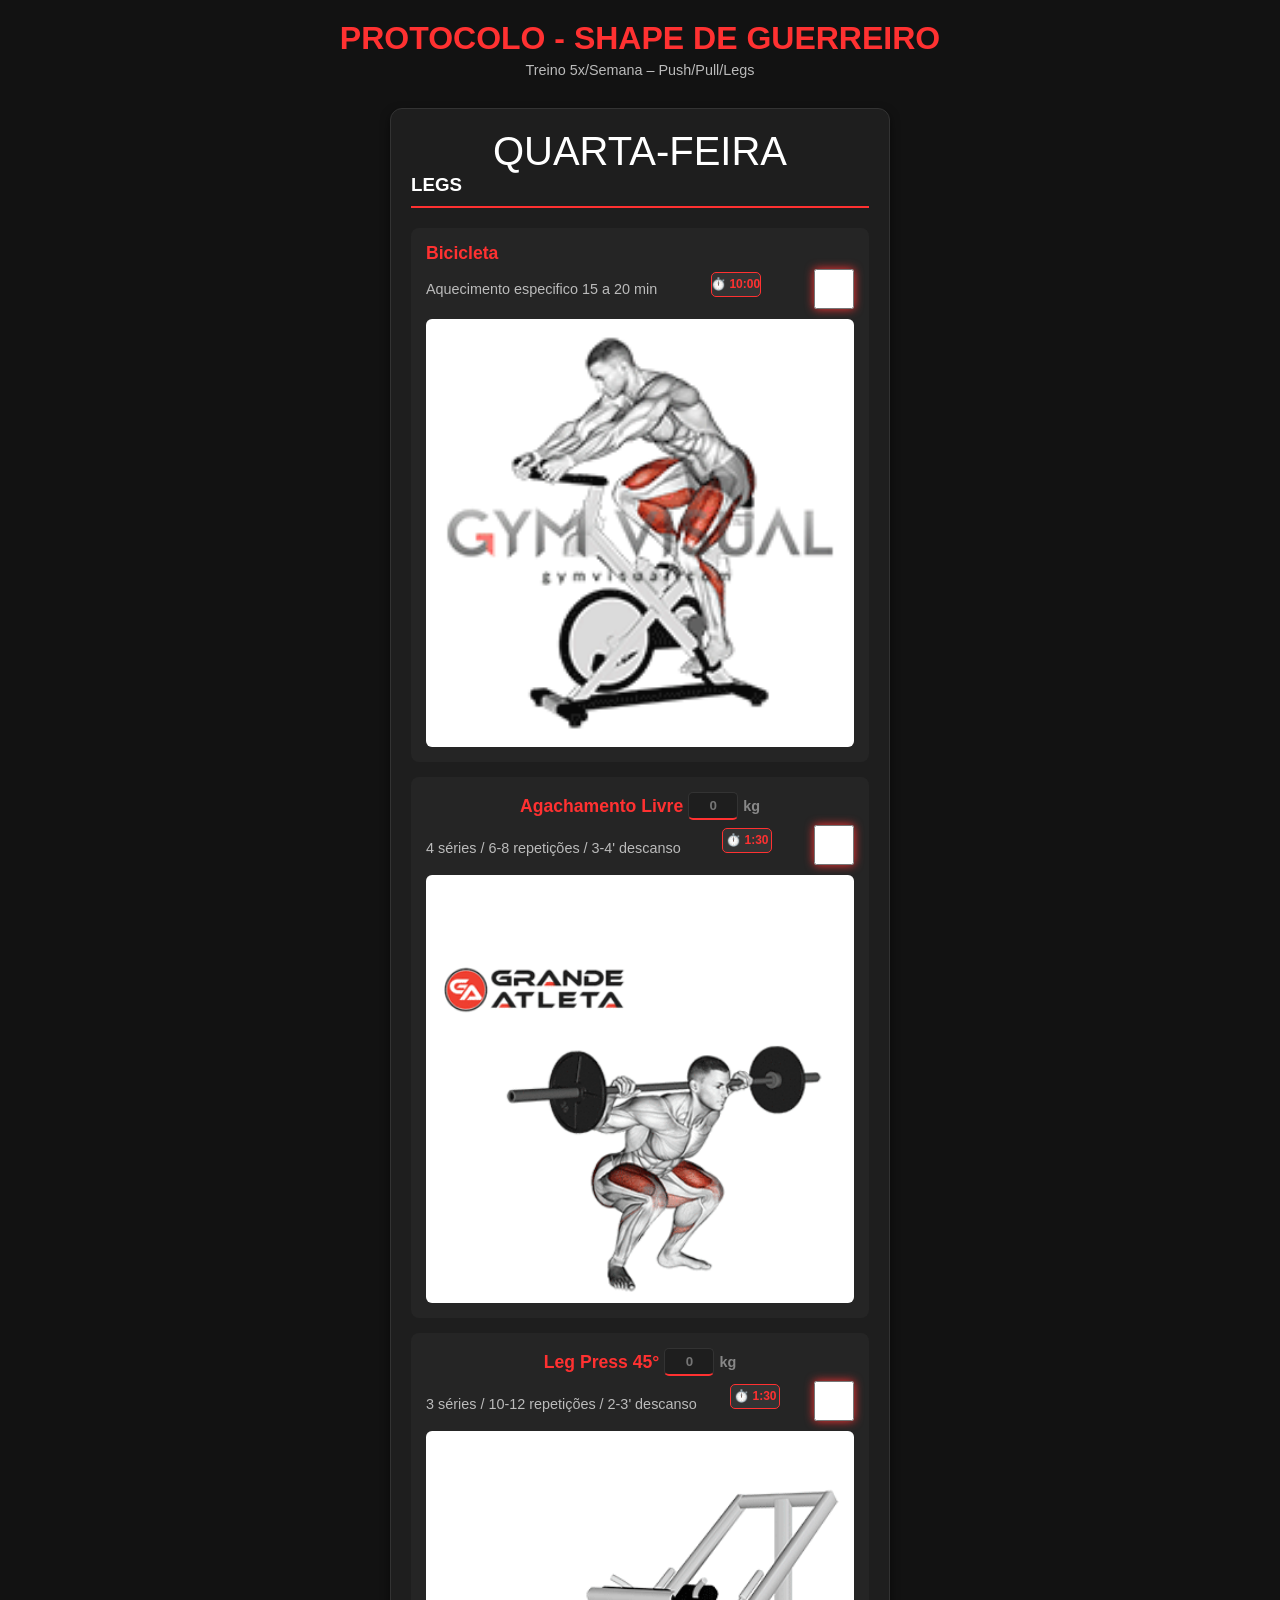
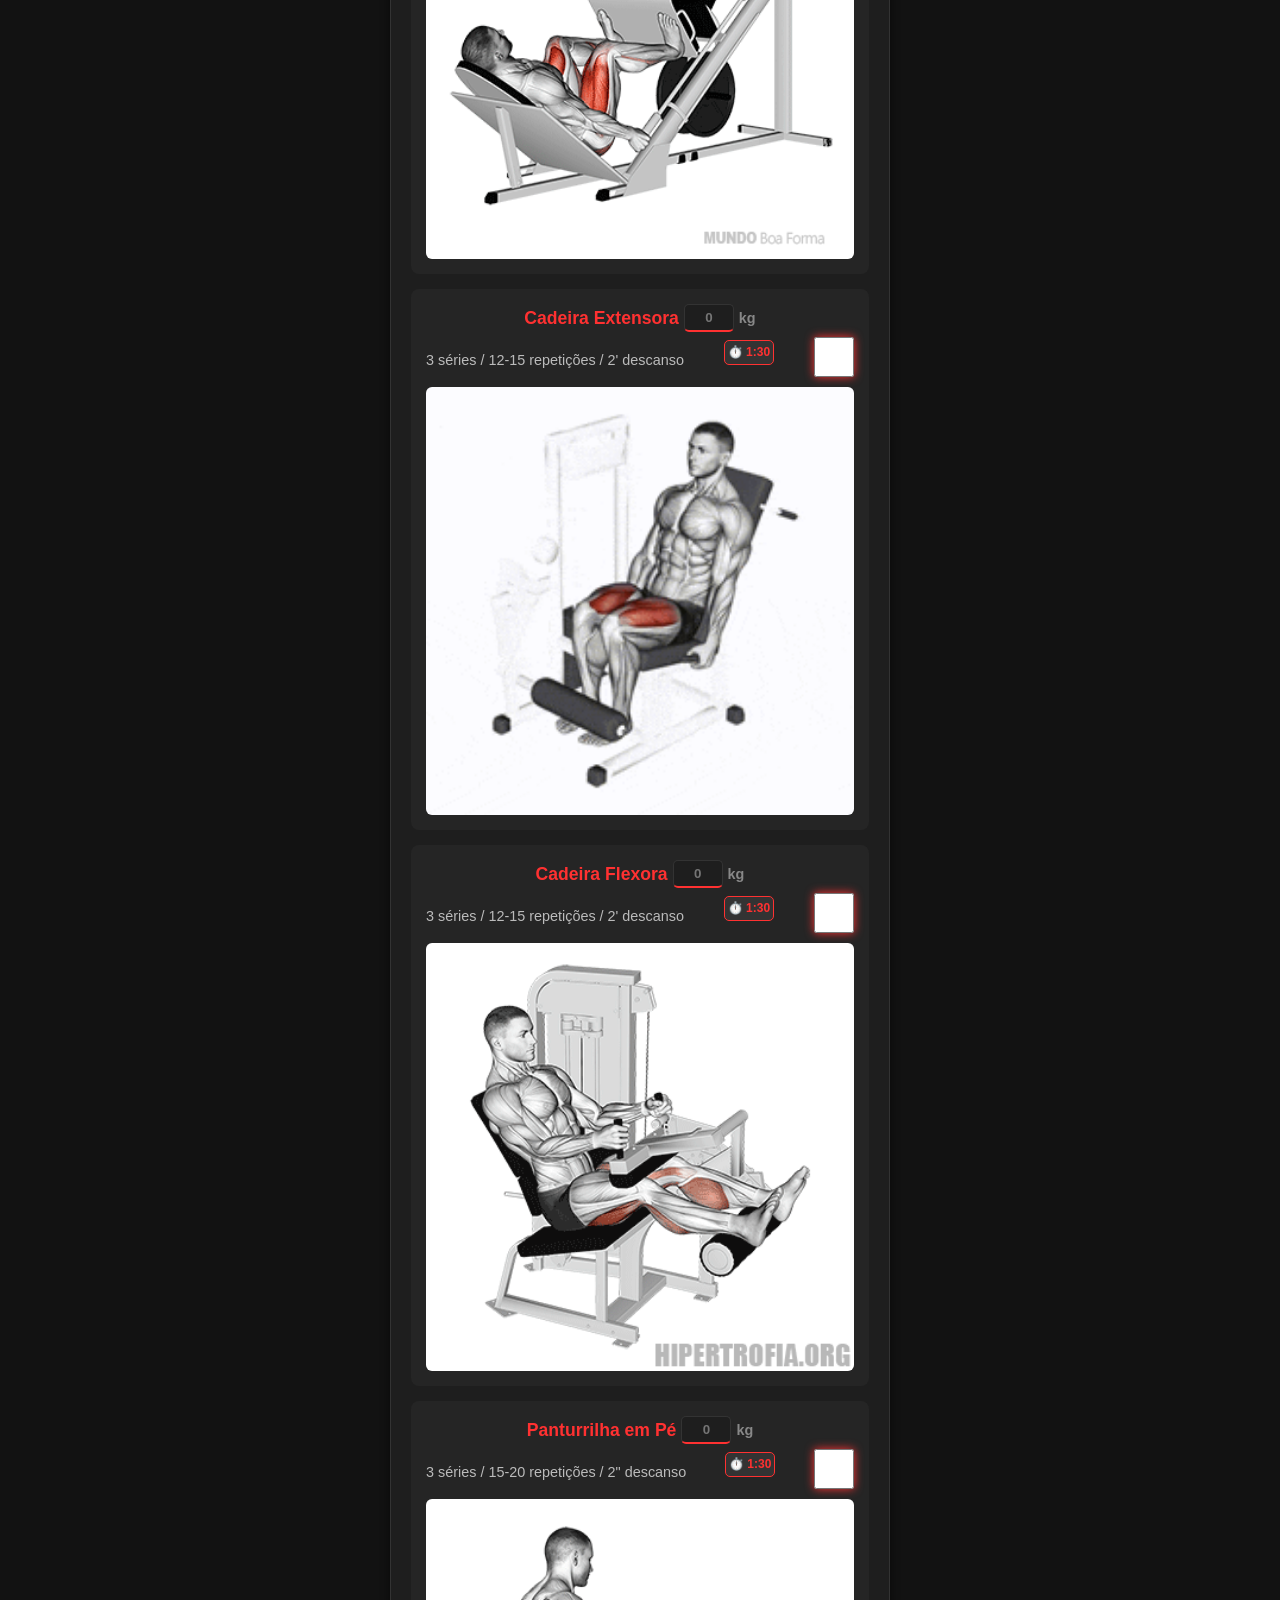
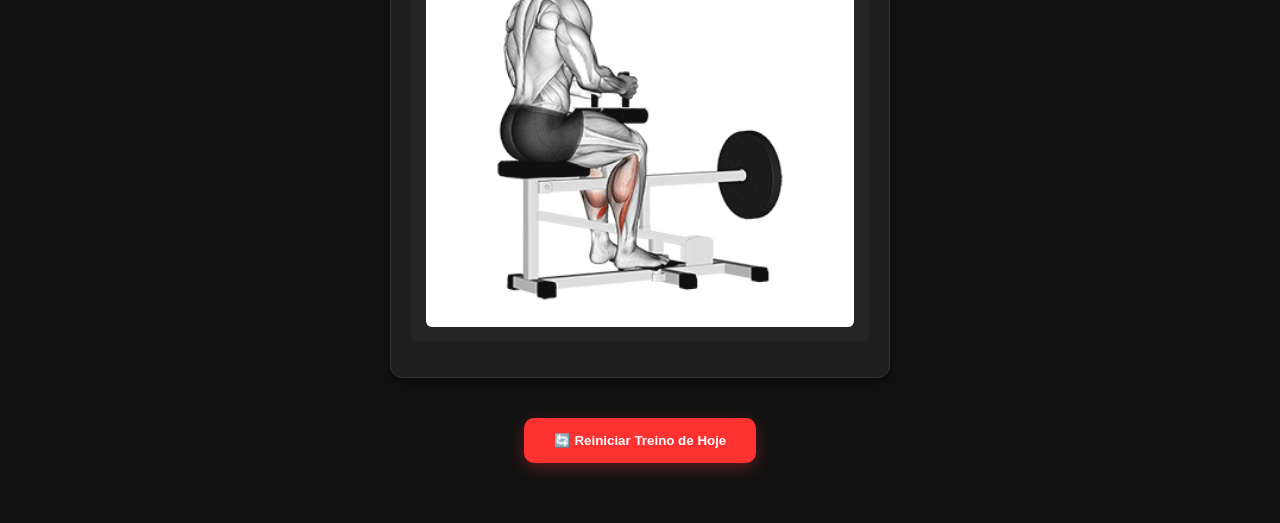
<file: quarta.html>
<!DOCTYPE html>
<html lang="pt-br">
<head>
    <meta charset="UTF-8">
    <meta name="viewport" content="width=device-width, initial-scale=1.0">
    <title>Treino Quarta</title>
    <link rel="stylesheet" href="style.css">
</head>
<body>
    <div class="header">    
    <h1 class="titulo"> Protocolo - Shape de Guerreiro </h1>
    <p>Treino 5x/Semana – Push/Pull/Legs</p>
    </div>
        <div class="container">
            <div class="dia1">
                <div class="segunda_feira">
                    <div class="nome_dia">QUARTA-FEIRA</div>
                     <h3>LEGS</h3>            
                </div>
                    <div class="exercicios">

                        <div class="item1">
                            <span>Bicicleta</span>
                            <div class="linha-info">
                                
                            <div class="nome-exercicio-container">
                                <p> Aquecimento especifico 15 a 20 min </p>
                            </div>  
                                <button class="timer-btn" onclick="iniciarTimer(600, this)">⏱️ 10:00</button>
                                <input type="checkbox" id="qua-1" class="salvar-check">
                            </div>
                            <img src="imagens/bicicleta.gif">
                        </div><!-- item1-->

                        <div class="item2">
                            
                           <div class="nome-exercicio-container">
                                <span>Agachamento Livre</span>
                                <input type="number" id="peso-qua-2" class="input-peso" placeholder="0">
                                <label>kg</label>
                            </div>  
                            <div class="linha-info">
                                <p>4 séries / 6-8 repetições / 3-4' descanso</p>
                                <button class="timer-btn" onclick="iniciarTimer(90, this)">⏱️ 1:30</button>
                                <input type="checkbox" id="qua-2" class="salvar-check">
                            </div>
                            <img src="imagens/agachamento-livre.gif">
                        </div><!-- item2--> 

                        <div class="item3">
                            <div class="nome-exercicio-container">
                                <span>Leg Press 45°</span>
                                <input type="number" id="peso-qua-3" class="input-peso" placeholder="0">
                                <label>kg</label>
                            </div> 
                            <div class="linha-info">    
                                <p>3 séries / 10-12 repetições / 2-3' descanso</p>
                                <button class="timer-btn" onclick="iniciarTimer(90, this)">⏱️ 1:30</button>
                                <input type="checkbox" id="qua-3" class="salvar-check">
                            </div>
                            <img src="imagens/pernas-leg-press-45-com-pes-distantes.gif">
                        </div> <!-- item3-->

                        <div class="item4">
                           <div class="nome-exercicio-container">
                                <span>Cadeira Extensora</span>
                                <input type="number" id="peso-qua-4" class="input-peso" placeholder="0">
                                <label>kg</label>
                            </div>
                            <div class="linha-info">
                                <p>3 séries / 12-15 repetições / 2' descanso</p>
                                <button class="timer-btn" onclick="iniciarTimer(90, this)">⏱️ 1:30</button>
                                <input type="checkbox" id="qua-4" class="salvar-check">
                            </div>
                            <img src="imagens/cadeira_extenssora.gif">
                        </div><!-- item4-->

                        <div class="item5">
                            <div class="nome-exercicio-container">
                                <span>Cadeira Flexora</span>
                                <input type="number" id="peso-qua-5" class="input-peso" placeholder="0">
                                <label>kg</label>
                            </div>
                            <div class="linha-info">
                                <p>3 séries / 12-15 repetições / 2' descanso</p>
                                <button class="timer-btn" onclick="iniciarTimer(90, this)">⏱️ 1:30</button>
                                <input type="checkbox" id="qua-5" class="salvar-check">
                            </div>
                            <img src="imagens/cadeira-flexora.gif">                          
                        </div><!-- item5-->

                        <div class="item6">
                            
                            <div class="nome-exercicio-container">
                                <span>Panturrilha em Pé</span>
                                <input type="number" id="peso-qua-6" class="input-peso" placeholder="0">
                                <label>kg</label>
                            </div>
                            <div class="linha-info">
                                <p>3 séries / 15-20 repetições / 2" descanso</p>
                                <button class="timer-btn" onclick="iniciarTimer(90, this)">⏱️ 1:30</button>
                                <input type="checkbox" id="qua-6" class="salvar-check">
                            </div>
                            <img src="imagens/panturrilha.gif">
                        </div><!-- item6-->
                    </div>  <!-- exercicios-->                 
                </div><!-- segunda_feira-->
            </div> <!-- dia1-->
        <div class="controles-finais">
            <button class="btn-reset" onclick="resetarTreino()">🔄 Reiniciar Treino de Hoje</button>
        </div>
        </div> <!-- container-->
</body>
<script>
function iniciarTimer(segundos, botao) {
    if (botao.classList.contains('rodando')) return; 
    
    let tempoRestante = segundos;
    botao.classList.add('rodando');

    const intervalo = setInterval(() => {
        let minutos = Math.floor(tempoRestante / 60);
        let segs = tempoRestante % 60;
        
        botao.innerText = `⏳ ${minutos}:${segs < 10 ? '0' : ''}${segs}`;
        
        if (tempoRestante <= 0) {
            clearInterval(intervalo);
            botao.innerText = "✅";
            botao.classList.remove('rodando');
            
            // 1. SALVAR TIMER: Quando o tempo acaba, registra no LocalStorage
            localStorage.setItem(botao.id, "feito");
            
            // Estilo visual imediato
            botao.style.backgroundColor = "#2e7d32"; 

            alert("Hora de voltar para a série!"); 
        }
        tempoRestante--;
    }, 1000);
}

// --- CONFIGURAÇÃO AO CARREGAR A PÁGINA ---

// 2. CARREGAR CHECKBOXES
const checks = document.querySelectorAll('.salvar-check');

checks.forEach(check => {
    const marcado = localStorage.getItem(check.id);
    if (marcado === 'true') {
        check.checked = true;
    }

    // Vigia para salvar quando clicar
    check.addEventListener('change', () => {
        localStorage.setItem(check.id, check.checked);
    });
});

// 3. CARREGAR TIMERS
// Aqui selecionamos todos os botões que têm a classe do timer
const timers = document.querySelectorAll('.timer-btn');

timers.forEach(botao => {
    const estado = localStorage.getItem(botao.id);
    
    // Se o LocalStorage diz que já foi "feito", muda o visual dele
    if (estado === "feito") {
        botao.innerText = "✅";
        botao.style.backgroundColor = "#2e7d32"; // Cor verde de concluído
    }
});

// 4. PESOS (A NOVIDADE: Salvar e Carregar)
const inputsPeso = document.querySelectorAll('.input-peso');
inputsPeso.forEach(input => {
    // Carregar: Busca o peso salvo na gaveta e coloca no campo
    const pesoSalvo = localStorage.getItem(input.id);
    if (pesoSalvo) {
        input.value = pesoSalvo;
    }

    // Salvar: Toda vez que você digitar, ele grava no LocalStorage
    input.addEventListener('input', () => {
        localStorage.setItem(input.id, input.value);
    });
});

// 5. FUNÇÃO PARA RESETAR TUDO (Bônus para o seu próximo passo)
function resetarTreino() {
// 1. Perguntamos ao usuário se ele tem certeza (evita cliques acidentais)
// 1. Pegamos todas as "chaves" salvas no LocalStorage
        Object.keys(localStorage).forEach(chave => {
            
            // 2. Verificamos se a chave NÃO começa com a palavra 'peso'
            if (!chave.startsWith('peso')) {
                // Se não for peso, a gente remove!
                localStorage.removeItem(chave);
            }
        });

        // 3. Recarrega para atualizar a tela
        location.reload();
    }
</script>

</html>
</file>
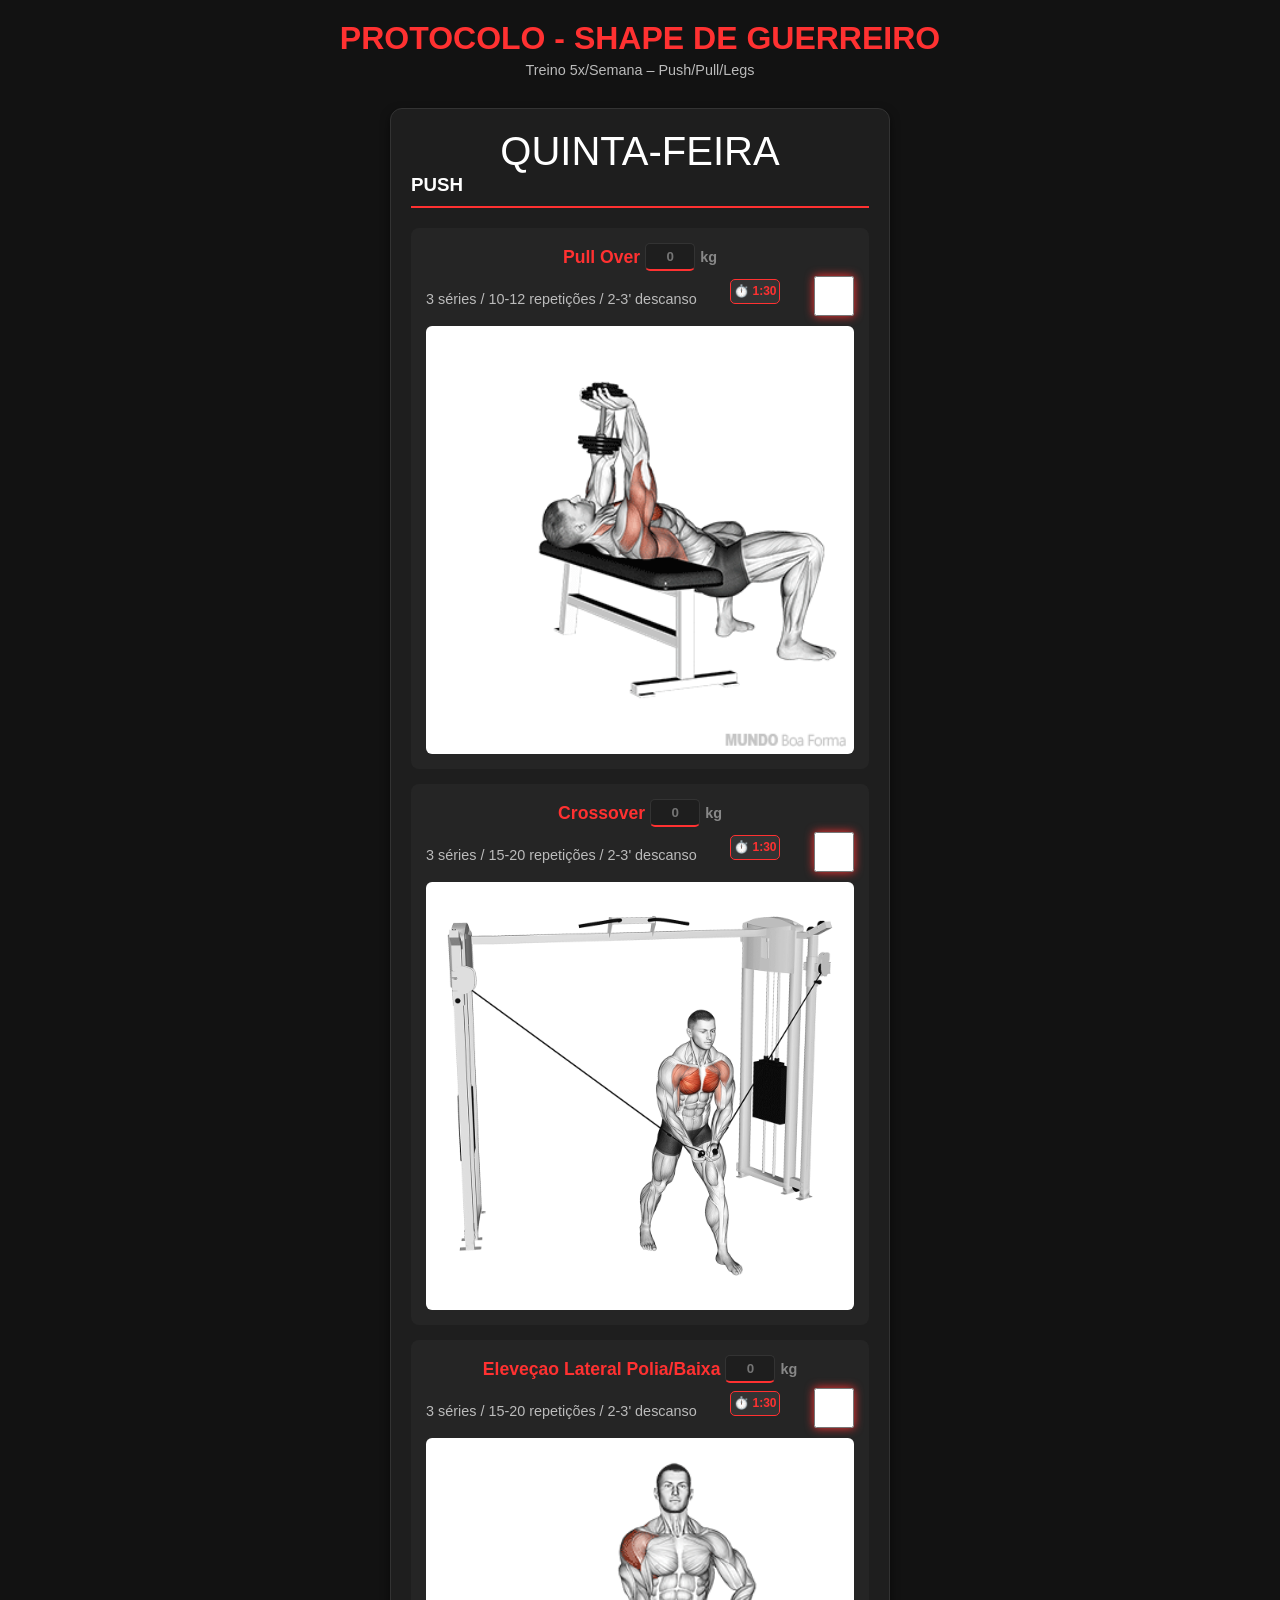
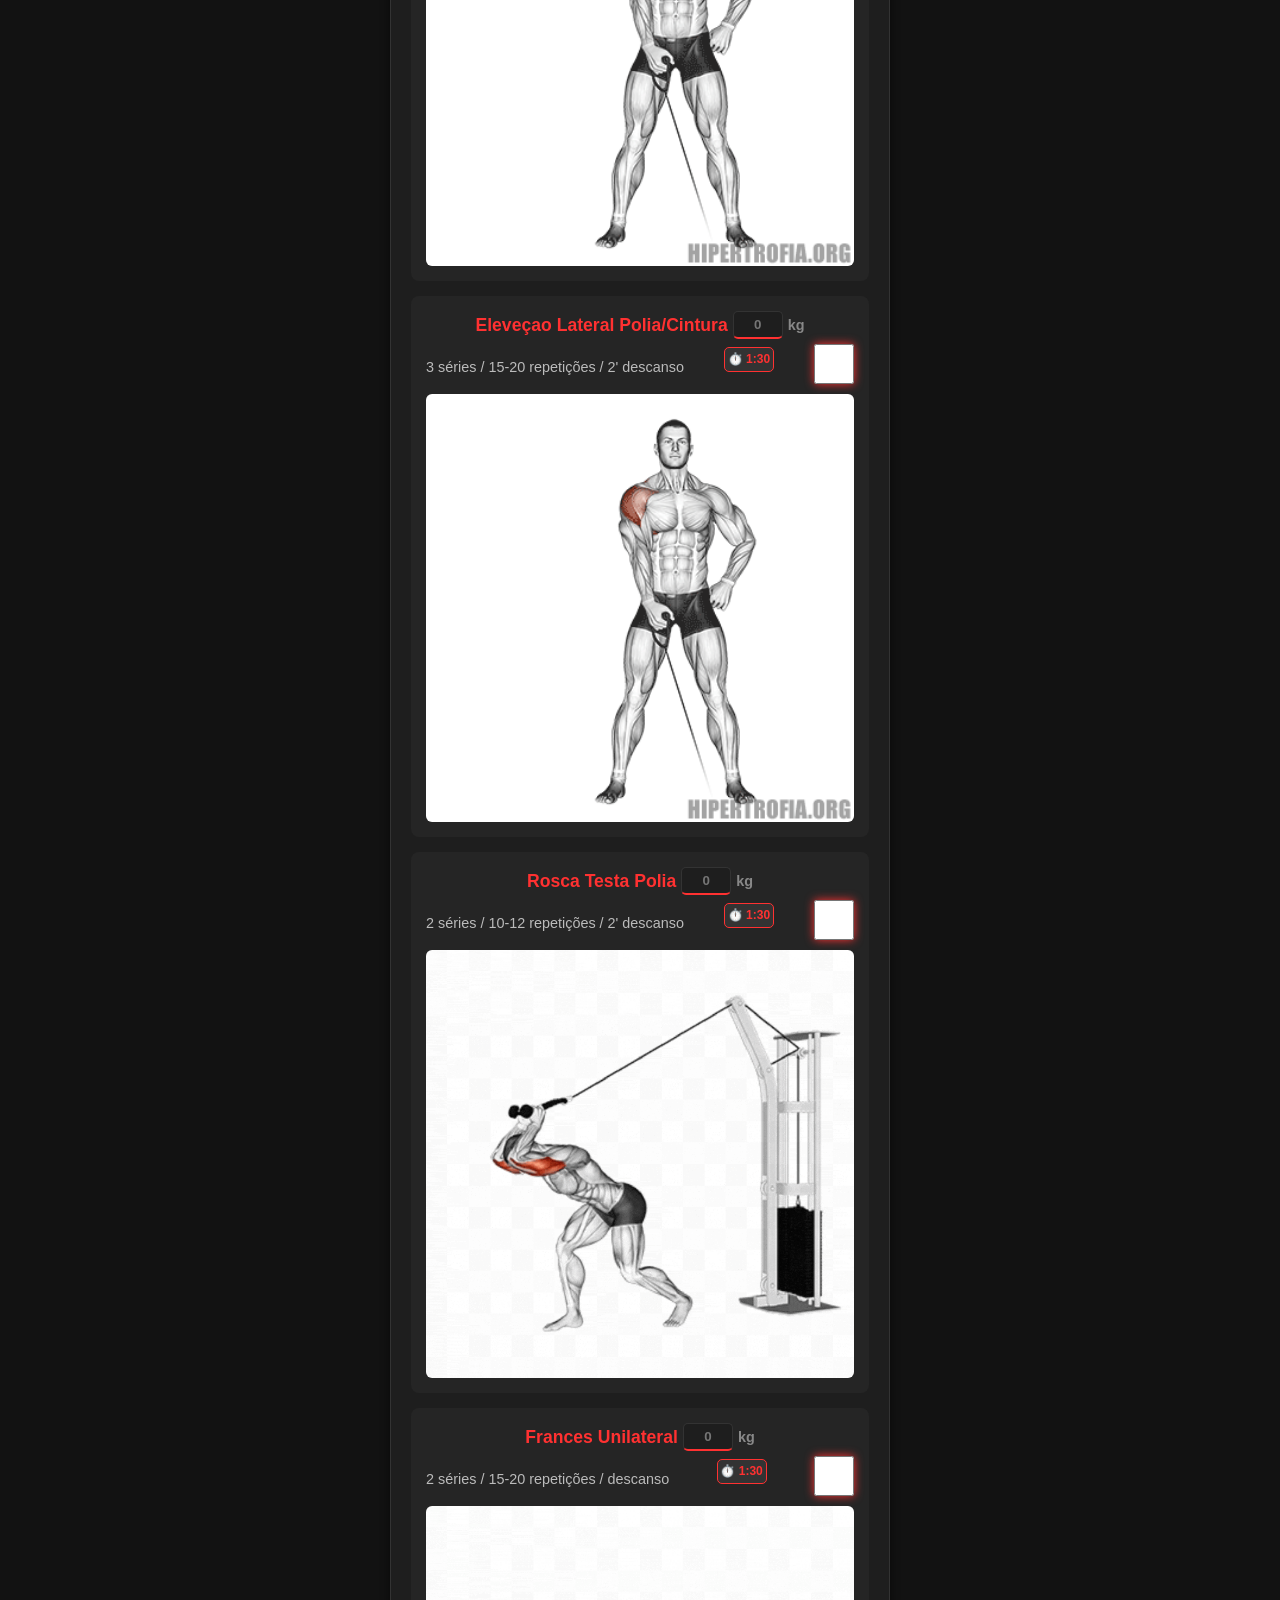
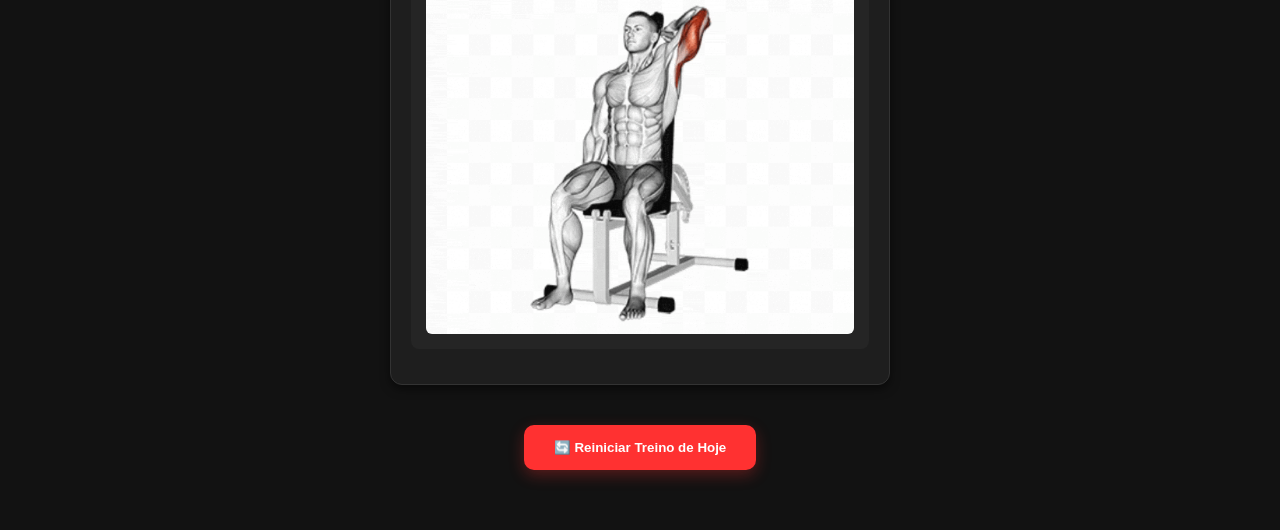
<file: quinta.html>
<!DOCTYPE html>
<html lang="pt-br">
<head>
    <meta charset="UTF-8">
    <meta name="viewport" content="width=device-width, initial-scale=1.0">
    <title>Treino Quinta</title>
    <link rel="stylesheet" href="style.css">
</head>
<body>
    <div class="header">    
    <h1 class="titulo"> Protocolo - Shape de Guerreiro </h1>
    <p>Treino 5x/Semana – Push/Pull/Legs</p>
    </div>
        <div class="container">
            <div class="dia1">
                <div class="segunda_feira">
                    <div class="nome_dia">QUINTA-FEIRA</div>
                     <h3>PUSH</h3>            
                </div>
                    <div class="exercicios">

                        <div class="item1">
                            
                            <div class="nome-exercicio-container">
                                <span>Pull Over</span>
                                <input type="number" id="peso-qui-1" class="input-peso" placeholder="0">
                                <label>kg</label>
                            </div> 
                            <div class="linha-info">
                                <p>3 séries / 10-12 repetições / 2-3' descanso</p>
                                <button class="timer-btn" onclick="iniciarTimer(90, this)">⏱️ 1:30</button>
                                <input type="checkbox" id="qui-1" class="salvar-check">
                            </div>
                            <img src="imagens/04331301-Dumbbell-Straight-Arm-Pullover_Chest-FIX_360_logo.gif">
                        </div><!-- item1--> 

                        <div class="item2">
                            
                            <div class="nome-exercicio-container">
                                <span>Crossover</span>
                                <input type="number" id="peso-qui-2" class="input-peso" placeholder="0">
                                <label>kg</label>
                            </div>
                            <div class="linha-info">    
                                <p>3 séries / 15-20 repetições / 2-3' descanso</p>
                                <button class="timer-btn" onclick="iniciarTimer(90, this)">⏱️ 1:30</button>
                                <input type="checkbox" id="qui-2" class="salvar-check">
                            </div>
                            <img src="imagens/Crossover-polia-alta.webp">
                        </div> <!-- item2--> 

                        <div class="item3">
                            
                            <div class="nome-exercicio-container">
                                <span>Eleveçao Lateral Polia/Baixa</span>
                                <input type="number" id="peso-qui-3" class="input-peso" placeholder="0">
                                <label>kg</label>
                            </div>
                            <div class="linha-info">
                                <p>3 séries / 15-20 repetições / 2-3' descanso</p>
                                <button class="timer-btn" onclick="iniciarTimer(90, this)">⏱️ 1:30</button>
                                <input type="checkbox" id="qui-3" class="salvar-check">
                            </div>
                            <img src="imagens/elevacao-lateral-na-polia-baixa.gif">
                        </div><!-- item3-->

                        <div class="item4">                            
                            <div class="nome-exercicio-container">
                                <span>Eleveçao Lateral Polia/Cintura</span>
                                <input type="number" id="peso-qui-4" class="input-peso" placeholder="0">
                                <label>kg</label>
                            </div>
                            <div class="linha-info">
                                <p>3 séries / 15-20 repetições / 2' descanso</p>
                                <button class="timer-btn" onclick="iniciarTimer(90, this)">⏱️ 1:30</button>
                                <input type="checkbox" id="qui-4" class="salvar-check">
                            </div>
                            <img src="imagens/elevacao-lateral-na-polia-baixa.gif">
                        </div><!-- item4-->

                        <div class="item5">
                            
                            <div class="nome-exercicio-container">
                                <span>Rosca Testa Polia</span>
                                <input type="number" id="peso-qui-5" class="input-peso" placeholder="0">
                                <label>kg</label>
                            </div>
                            <div class="linha-info">
                                <p>2 séries / 10-12 repetições / 2' descanso</p>
                                <button class="timer-btn" onclick="iniciarTimer(90, this)">⏱️ 1:30</button>
                                <input type="checkbox" id="qui-5" class="salvar-check">
                            </div>
                            <img src="imagens/Extensao-de-triceps-no-cabo-alto.webp">                          
                        </div><!-- item5-->

                        <div class="item6">
                            
                            <div class="nome-exercicio-container">
                                <span>Frances Unilateral</span>
                                <input type="number" id="peso-qui-6" class="input-peso" placeholder="0">
                                <label>kg</label>
                            </div>
                            <div class="linha-info">
                                <p>2 séries / 15-20 repetições / descanso</p>
                                <button class="timer-btn" onclick="iniciarTimer(90, this)">⏱️ 1:30</button>                               
                                <input type="checkbox" id="qui-6" class="salvar-check">
                            </div>
                            <img src="imagens/triceps-frances-com-halteres-unilateral-1.webp">
                        </div><!-- item6-->

                    </div>  <!-- exercicios-->                 
                </div><!-- segunda_feira-->
            </div> <!-- dia1-->
        <div class="controles-finais">
            <button class="btn-reset" onclick="resetarTreino()">🔄 Reiniciar Treino de Hoje</button>
        </div>
        </div> <!-- container-->
</body>
<script>
function iniciarTimer(segundos, botao) {
    if (botao.classList.contains('rodando')) return; 
    
    let tempoRestante = segundos;
    botao.classList.add('rodando');

    const intervalo = setInterval(() => {
        let minutos = Math.floor(tempoRestante / 60);
        let segs = tempoRestante % 60;
        
        botao.innerText = `⏳ ${minutos}:${segs < 10 ? '0' : ''}${segs}`;
        
        if (tempoRestante <= 0) {
            clearInterval(intervalo);
            botao.innerText = "✅";
            botao.classList.remove('rodando');
            
            // 1. SALVAR TIMER: Quando o tempo acaba, registra no LocalStorage
            localStorage.setItem(botao.id, "feito");
            
            // Estilo visual imediato
            botao.style.backgroundColor = "#2e7d32"; 

            alert("Hora de voltar para a série!"); 
        }
        tempoRestante--;
    }, 1000);
}

// --- CONFIGURAÇÃO AO CARREGAR A PÁGINA ---

// 2. CARREGAR CHECKBOXES
const checks = document.querySelectorAll('.salvar-check');

checks.forEach(check => {
    const marcado = localStorage.getItem(check.id);
    if (marcado === 'true') {
        check.checked = true;
    }

    // Vigia para salvar quando clicar
    check.addEventListener('change', () => {
        localStorage.setItem(check.id, check.checked);
    });
});

// 3. CARREGAR TIMERS
// Aqui selecionamos todos os botões que têm a classe do timer
const timers = document.querySelectorAll('.timer-btn');

timers.forEach(botao => {
    const estado = localStorage.getItem(botao.id);
    
    // Se o LocalStorage diz que já foi "feito", muda o visual dele
    if (estado === "feito") {
        botao.innerText = "✅";
        botao.style.backgroundColor = "#2e7d32"; // Cor verde de concluído
    }
});

// 4. PESOS (A NOVIDADE: Salvar e Carregar)
const inputsPeso = document.querySelectorAll('.input-peso');
inputsPeso.forEach(input => {
    // Carregar: Busca o peso salvo na gaveta e coloca no campo
    const pesoSalvo = localStorage.getItem(input.id);
    if (pesoSalvo) {
        input.value = pesoSalvo;
    }

    // Salvar: Toda vez que você digitar, ele grava no LocalStorage
    input.addEventListener('input', () => {
        localStorage.setItem(input.id, input.value);
    });
});

// 5. FUNÇÃO PARA RESETAR TUDO (Bônus para o seu próximo passo)
function resetarTreino() {
// 1. Perguntamos ao usuário se ele tem certeza (evita cliques acidentais)
// 1. Pegamos todas as "chaves" salvas no LocalStorage
        Object.keys(localStorage).forEach(chave => {
            
            // 2. Verificamos se a chave NÃO começa com a palavra 'peso'
            if (!chave.startsWith('peso')) {
                // Se não for peso, a gente remove!
                localStorage.removeItem(chave);
            }
        });

        // 3. Recarrega para atualizar a tela
        location.reload();
    }
</script>
</html>
</file>
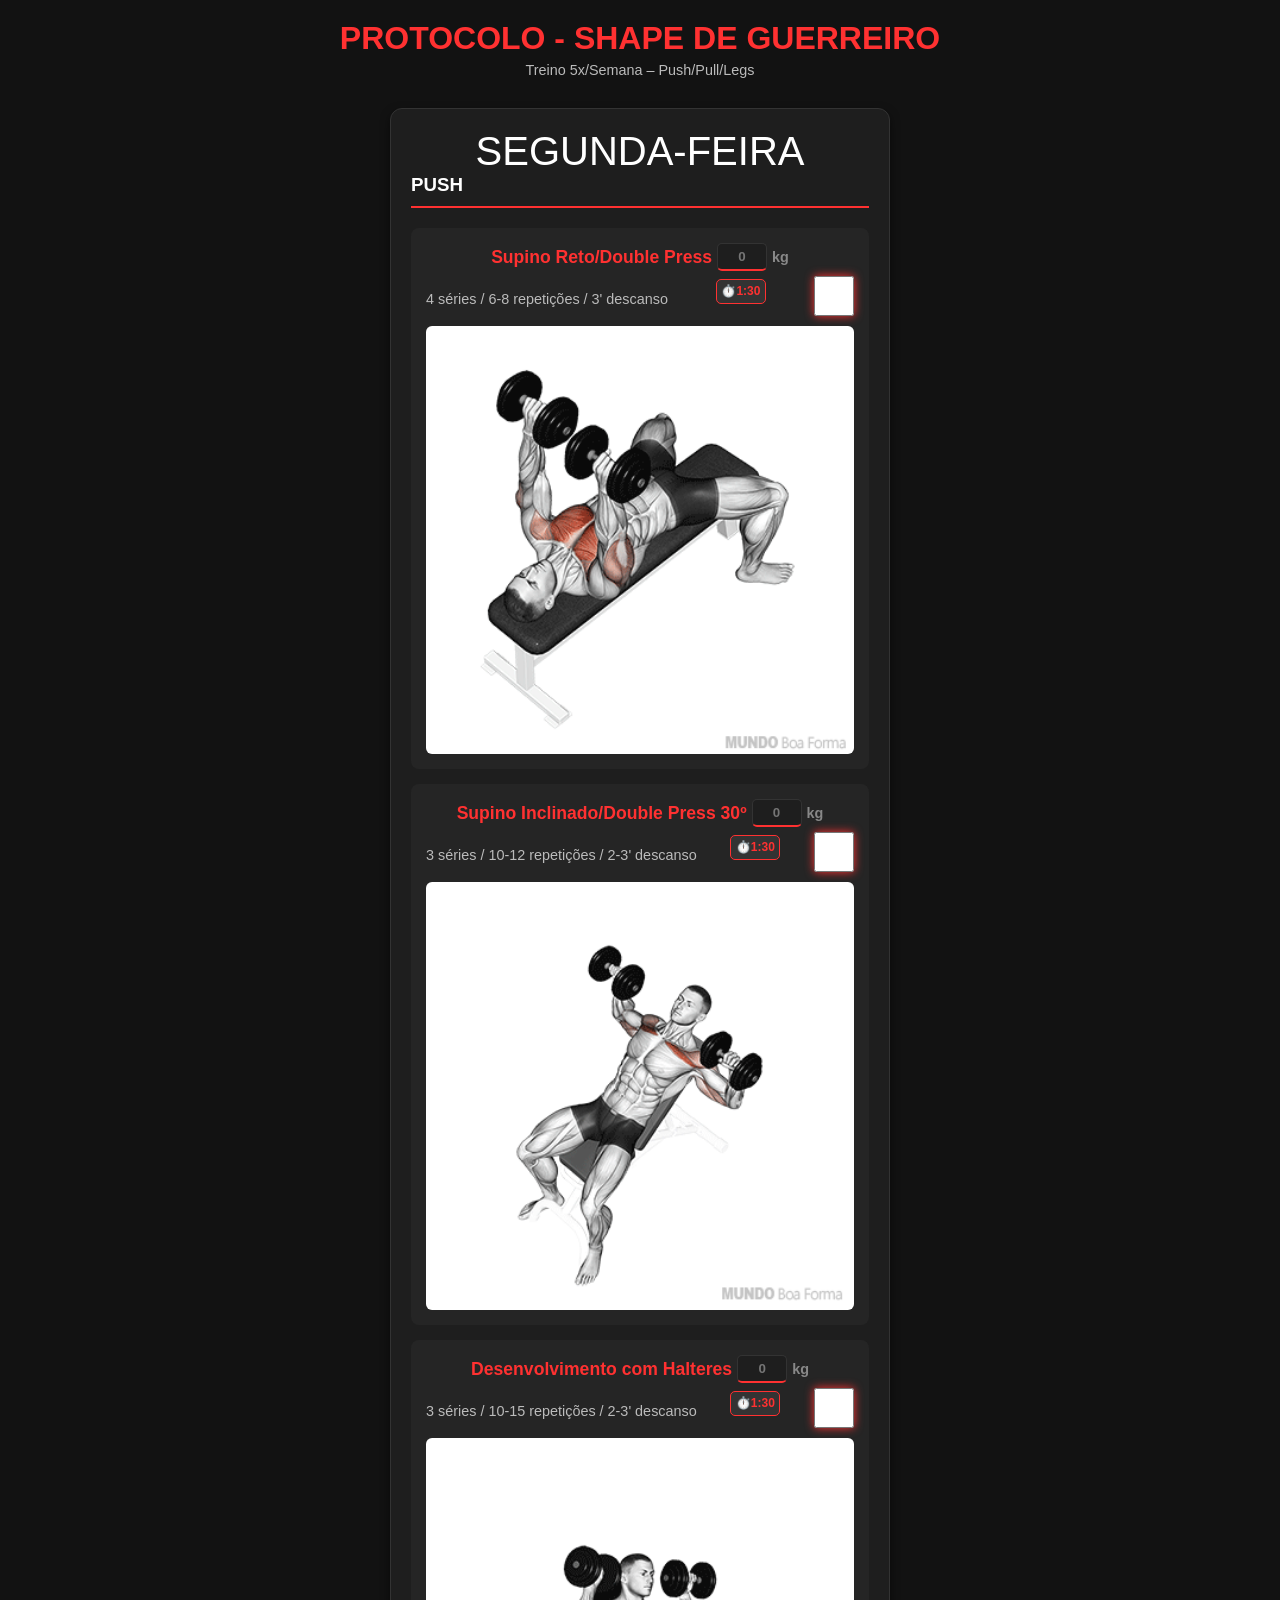
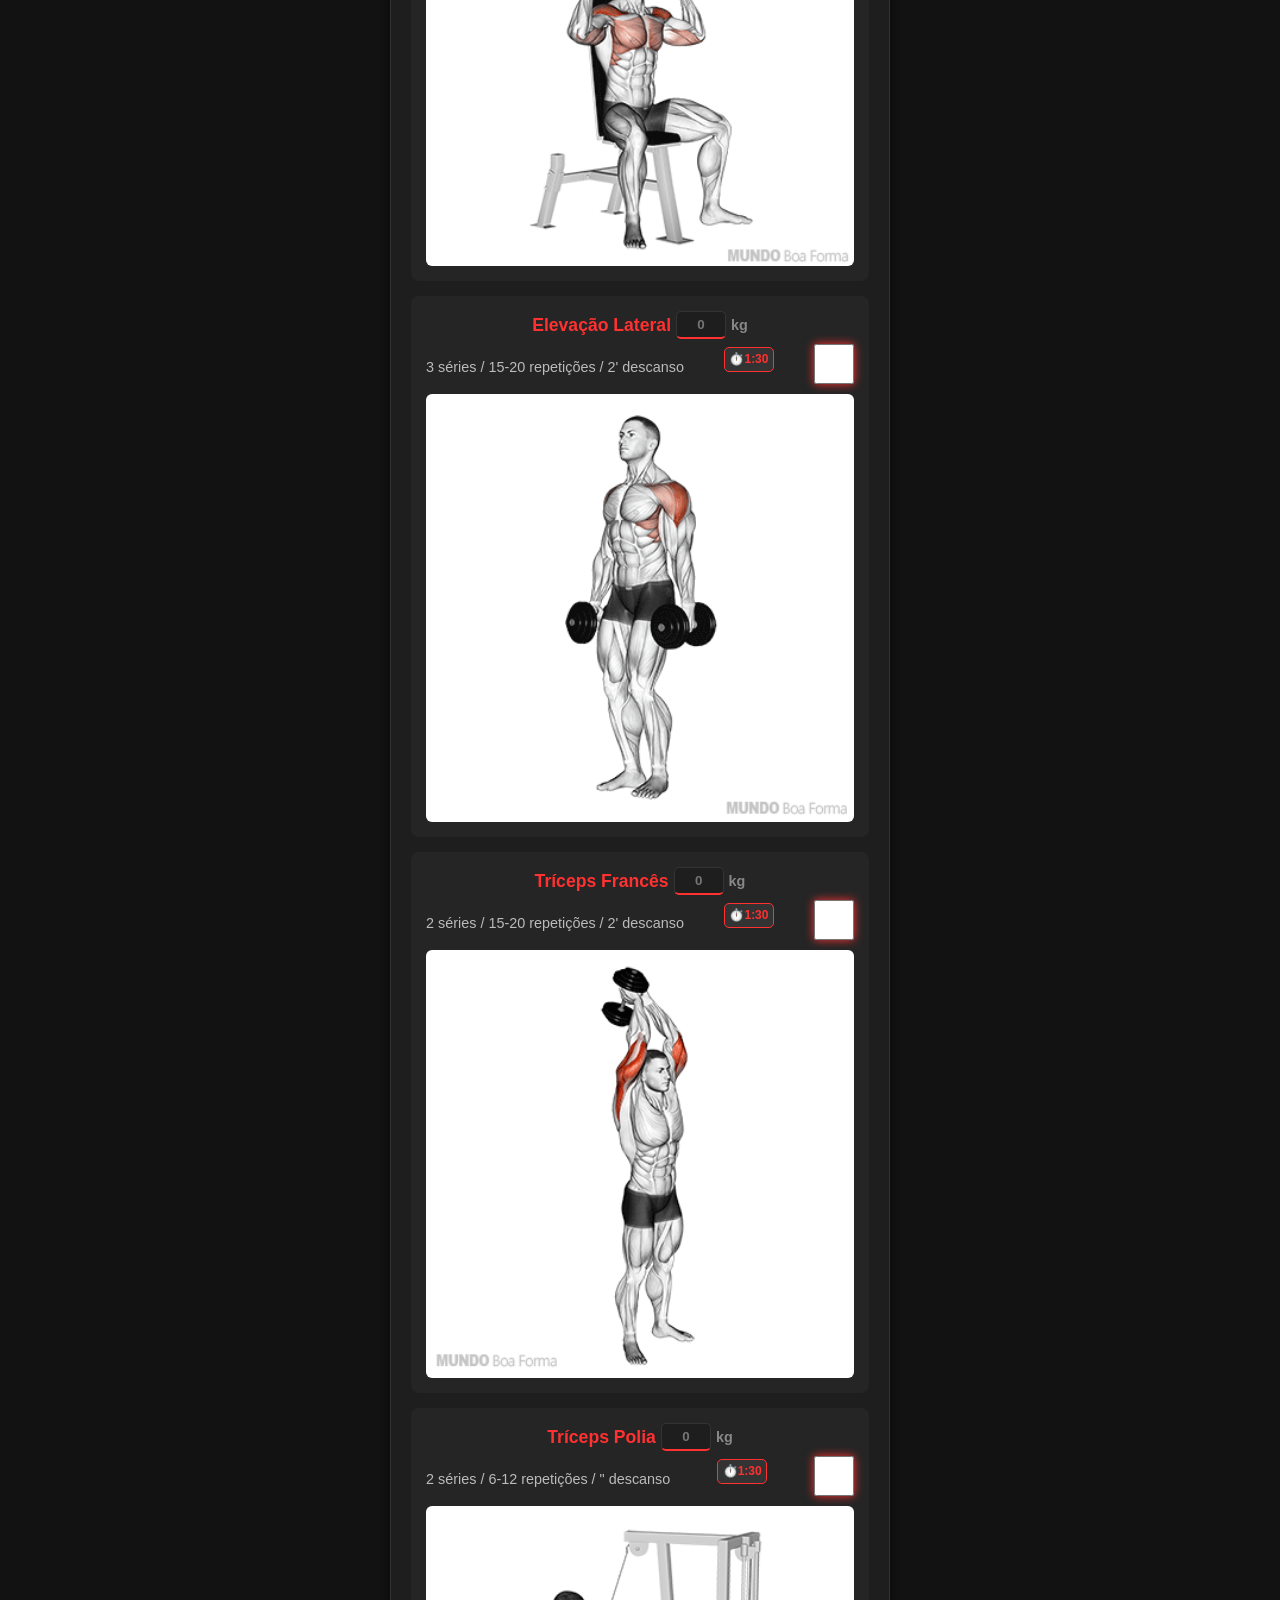
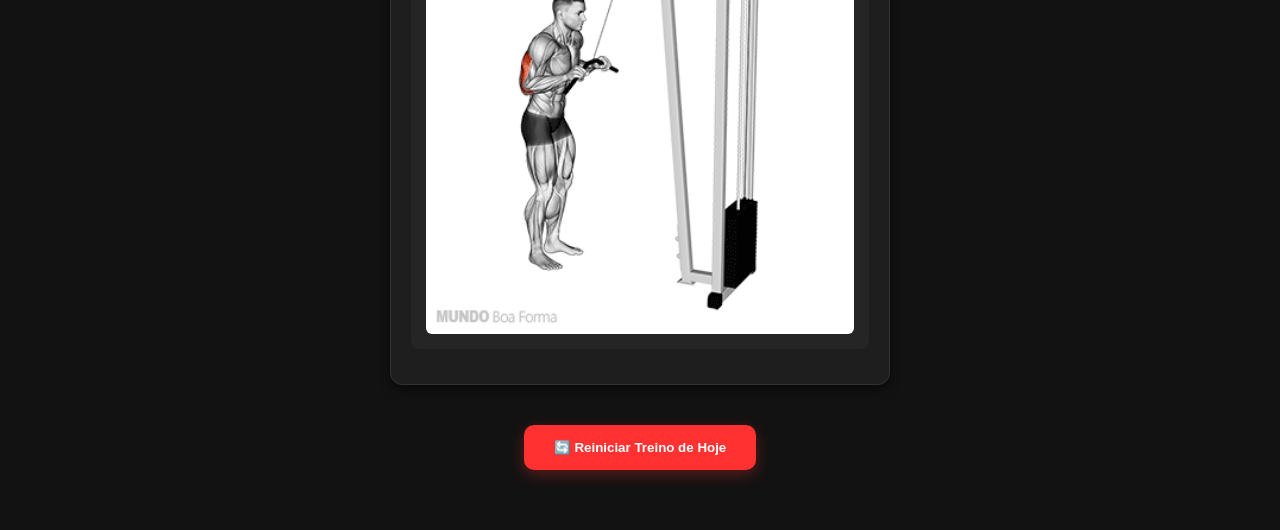
<file: segunda.html>
<!DOCTYPE html>
<html lang="pt-br">
<head>
    <meta charset="UTF-8">
    <meta name="viewport" content="width=device-width, initial-scale=1.0">
    <title>Treino Segunda</title>
    <link rel="stylesheet" href="style.css">
</head>
<body>
    <div class="header">    
    <h1 class="titulo"> Protocolo - Shape de Guerreiro </h1>
    <p>Treino 5x/Semana – Push/Pull/Legs</p>
    </div>
        <div class="container">
            <div class="dia1">
                <div class="segunda_feira">
                    <div class="nome_dia">SEGUNDA-FEIRA</div>
                     <h3>PUSH</h3>            
                </div>
                    <div class="exercicios">
                            <div class="item1">
                                <div class="nome-exercicio-container">
                                    <span>Supino Reto/Double Press</span>
                                    <input type="number" id="peso-seg-1" class="input-peso" placeholder="0">
                                    <label>kg</label>
                            </div>
                            <div class="linha-info">
                                <p>4 séries / 6-8 repetições / 3' descanso</p>
                                <button class="timer-btn" id="seg-1" onclick="iniciarTimer(90, this)">⏱️1:30</button>
                                <input type="checkbox" id="seg-1" class="salvar-check">
                            </div>
                            <img src="imagens/supino-reto-com-halteres.gif">

                        </div><!-- item1--> 

                        <div class="item2">
                            <div class="nome-exercicio-container">
                                <span>Supino Inclinado/Double Press 30º</span>
                                <input type="number" id="peso-seg-2" class="input-peso" placeholder="0">
                                <label>kg</label>
                            </div>
                            <div class="linha-info">    
                                <p>3 séries / 10-12 repetições / 2-3' descanso</p>
                                <button class="timer-btn" id="seg-2" onclick="iniciarTimer(90, this)">⏱️1:30</button>
                                <input type="checkbox" id="seg-2" class="salvar-check">
                            </div>
                            <img src="imagens/supino-inclinado-com-halteres.gif">
                        </div> <!-- item2--> 

                        <div class="item3">
                            <div class="nome-exercicio-container">
                                <span>Desenvolvimento com Halteres</span>
                                <input type="number" id="peso-seg-3" class="input-peso" placeholder="0">
                                <label>kg</label>
                            </div>
                           
                            <div class="linha-info">
                                <p>3 séries / 10-15 repetições / 2-3' descanso</p>
                                <button class="timer-btn" id="seg-3" onclick="iniciarTimer(90, this)">⏱️1:30</button>
                                <input type="checkbox" id="seg-3" class="salvar-check">
                            </div>
                            <img src="imagens/desenvolvimento-para-ombros-com-halteres.gif">
                        </div><!-- item3-->

                        <div class="item4">
                            <div class="nome-exercicio-container">
                                <span>Elevação Lateral</span>
                                <input type="number" id="peso-seg-4" class="input-peso" placeholder="0">
                                <label>kg</label>
                            </div>
                            <div class="linha-info">
                                <p>3 séries / 15-20 repetições / 2' descanso</p>
                                <button class="timer-btn" id="seg-4" onclick="iniciarTimer(90, this)">⏱️1:30</button>
                                <input type="checkbox" id="seg-4" class="salvar-check">
                            </div>
                            <img src="imagens/ombros-elevacao-lateral-de-ombros-com-halteres.gif">
                        </div><!-- item4-->

                        <div class="item5">
                            <div class="nome-exercicio-container">
                                <span>Tríceps Francês</span>
                                <input type="number" id="peso-seg-5" class="input-peso" placeholder="0">
                                <label>kg</label>
                            </div>
                            <div class="linha-info">
                                <p>2 séries / 15-20 repetições / 2' descanso</p>
                                <button class="timer-btn" id="seg-5" onclick="iniciarTimer(90, this)">⏱️1:30</button>
                                <input type="checkbox" id="seg-5" class="salvar-check">
                            </div>
                            <img src="imagens/triceps-nuca-com-halter.gif">                          
                        </div><!-- item5-->

                        <div class="item6">
                            
                            <div class="nome-exercicio-container">
                                <span>Tríceps Polia</span>
                                <input type="number" id="peso-seg-6" class="input-peso" placeholder="0">
                                <label>kg</label>
                            </div>
                            <div class="linha-info">
                                <p>2 séries / 6-12 repetições / " descanso</p>
                                <button class="timer-btn" onclick="iniciarTimer(90, this)">⏱️1:30</button>
                                <input type="checkbox" id="seg-6" class="salvar-check">
                            </div>
                            <img src="imagens/triceps-puxada-no-pulley.gif">                            
                        </div><!-- item6-->

                    </div>  <!-- exercicios-->                 
                </div><!-- segunda_feira-->
            </div> <!-- dia1-->
        <div class="controles-finais">
            <button class="btn-reset" onclick="resetarTreino()">🔄 Reiniciar Treino de Hoje</button>
        </div>
        </div> <!-- container-->
</body>

<script>
function iniciarTimer(segundos, botao) {
    if (botao.classList.contains('rodando')) return; 
    
    let tempoRestante = segundos;
    botao.classList.add('rodando');

    const intervalo = setInterval(() => {
        let minutos = Math.floor(tempoRestante / 60);
        let segs = tempoRestante % 60;
        
        botao.innerText = `⏳ ${minutos}:${segs < 10 ? '0' : ''}${segs}`;
        
        if (tempoRestante <= 0) {
            clearInterval(intervalo);
            botao.innerText = "✅";
            botao.classList.remove('rodando');
            
            // 1. SALVAR TIMER: Quando o tempo acaba, registra no LocalStorage
            localStorage.setItem(botao.id, "feito");
            
            // Estilo visual imediato
            botao.style.backgroundColor = "#2e7d32"; 

            alert("Hora de voltar para a série!"); 
        }
        tempoRestante--;
    }, 1000);
}

// --- CONFIGURAÇÃO AO CARREGAR A PÁGINA ---

// 2. CARREGAR CHECKBOXES
const checks = document.querySelectorAll('.salvar-check');

checks.forEach(check => {
    const marcado = localStorage.getItem(check.id);
    if (marcado === 'true') {
        check.checked = true;
    }

    // Vigia para salvar quando clicar
    check.addEventListener('change', () => {
        localStorage.setItem(check.id, check.checked);
    });
});

// 3. CARREGAR TIMERS
// Aqui selecionamos todos os botões que têm a classe do timer
const timers = document.querySelectorAll('.timer-btn');

timers.forEach(botao => {
    const estado = localStorage.getItem(botao.id);
    
    // Se o LocalStorage diz que já foi "feito", muda o visual dele
    if (estado === "feito") {
        botao.innerText = "✅";
        botao.style.backgroundColor = "#2e7d32"; // Cor verde de concluído
    }
});

// 4. PESOS (A NOVIDADE: Salvar e Carregar)
const inputsPeso = document.querySelectorAll('.input-peso');
inputsPeso.forEach(input => {
    // Carregar: Busca o peso salvo na gaveta e coloca no campo
    const pesoSalvo = localStorage.getItem(input.id);
    if (pesoSalvo) {
        input.value = pesoSalvo;
    }

    // Salvar: Toda vez que você digitar, ele grava no LocalStorage
    input.addEventListener('input', () => {
        localStorage.setItem(input.id, input.value);
    });
});

// 5. FUNÇÃO PARA RESETAR TUDO (Bônus para o seu próximo passo)
function resetarTreino() {
// 1. Perguntamos ao usuário se ele tem certeza (evita cliques acidentais)
// 1. Pegamos todas as "chaves" salvas no LocalStorage
        Object.keys(localStorage).forEach(chave => {
            
            // 2. Verificamos se a chave NÃO começa com a palavra 'peso'
            if (!chave.startsWith('peso')) {
                // Se não for peso, a gente remove!
                localStorage.removeItem(chave);
            }
        });

        // 3. Recarrega para atualizar a tela
        location.reload();
    }
</script>
</html>
</file>
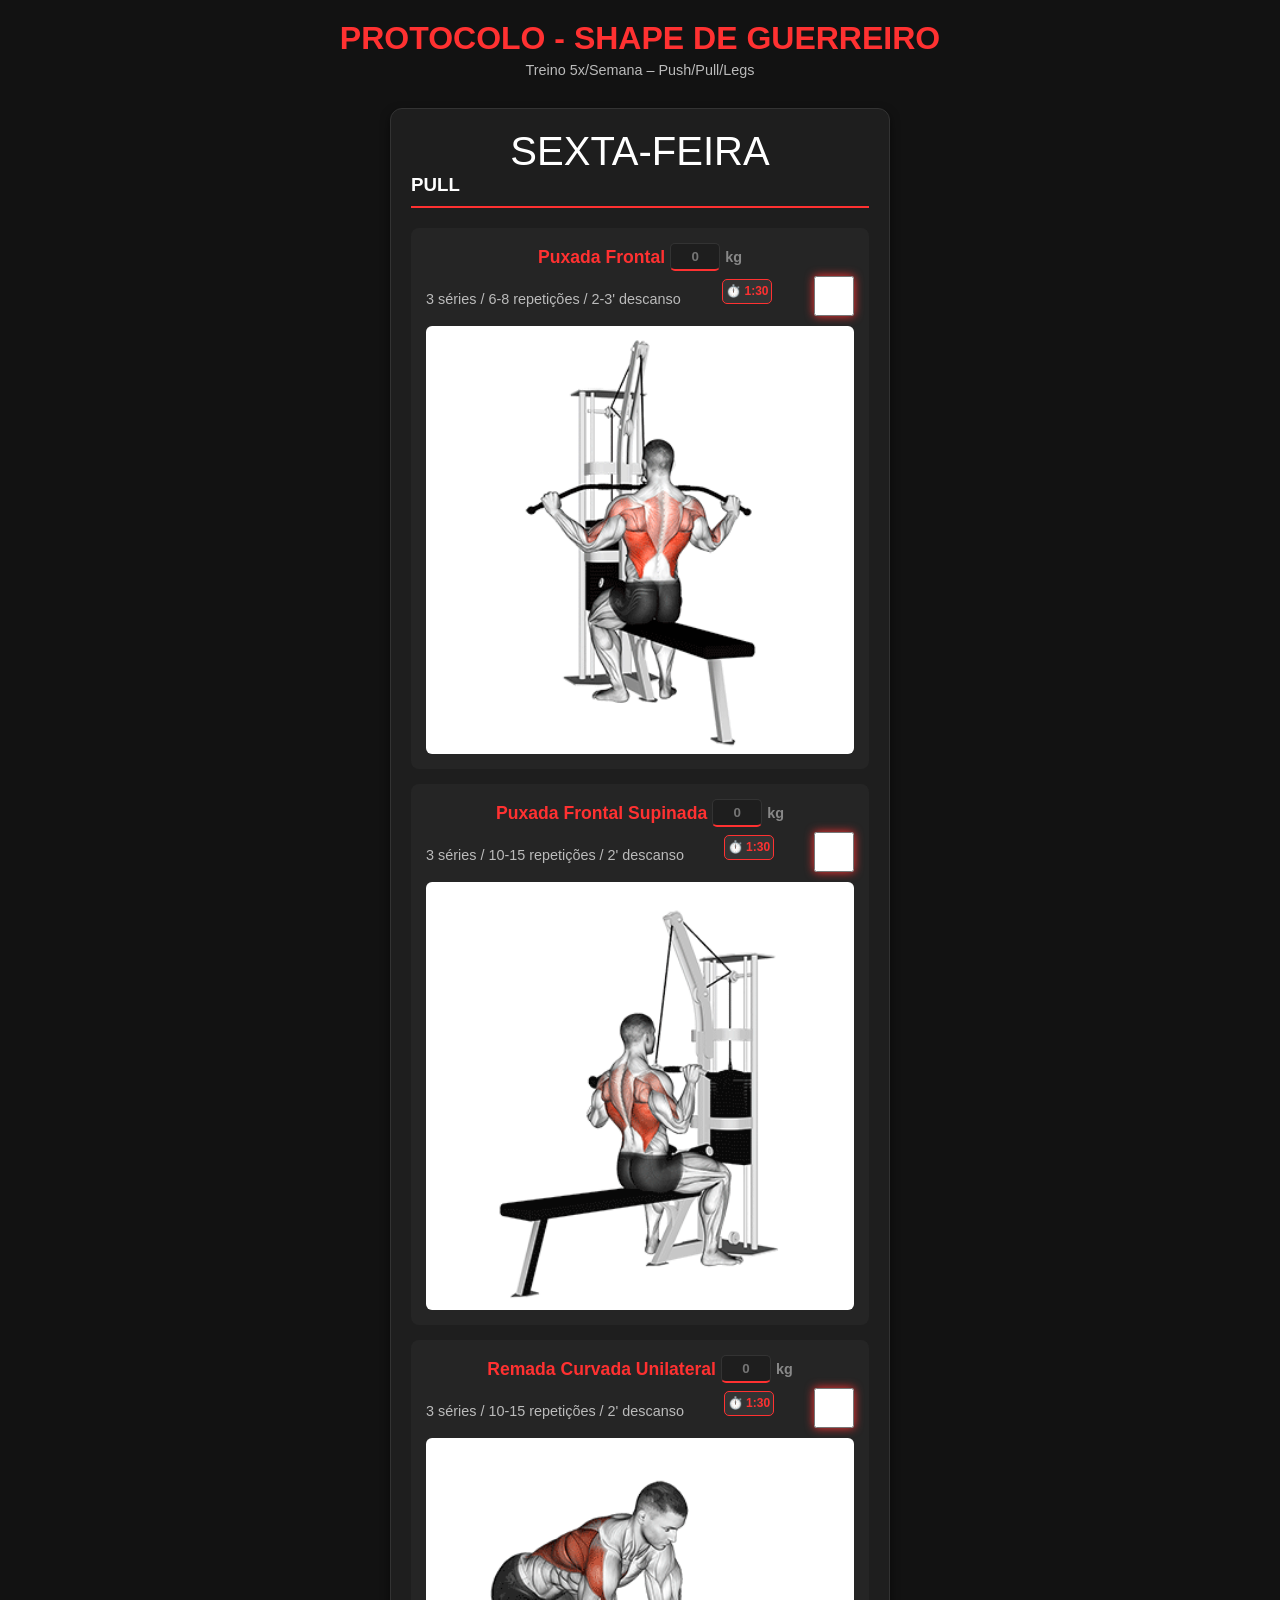
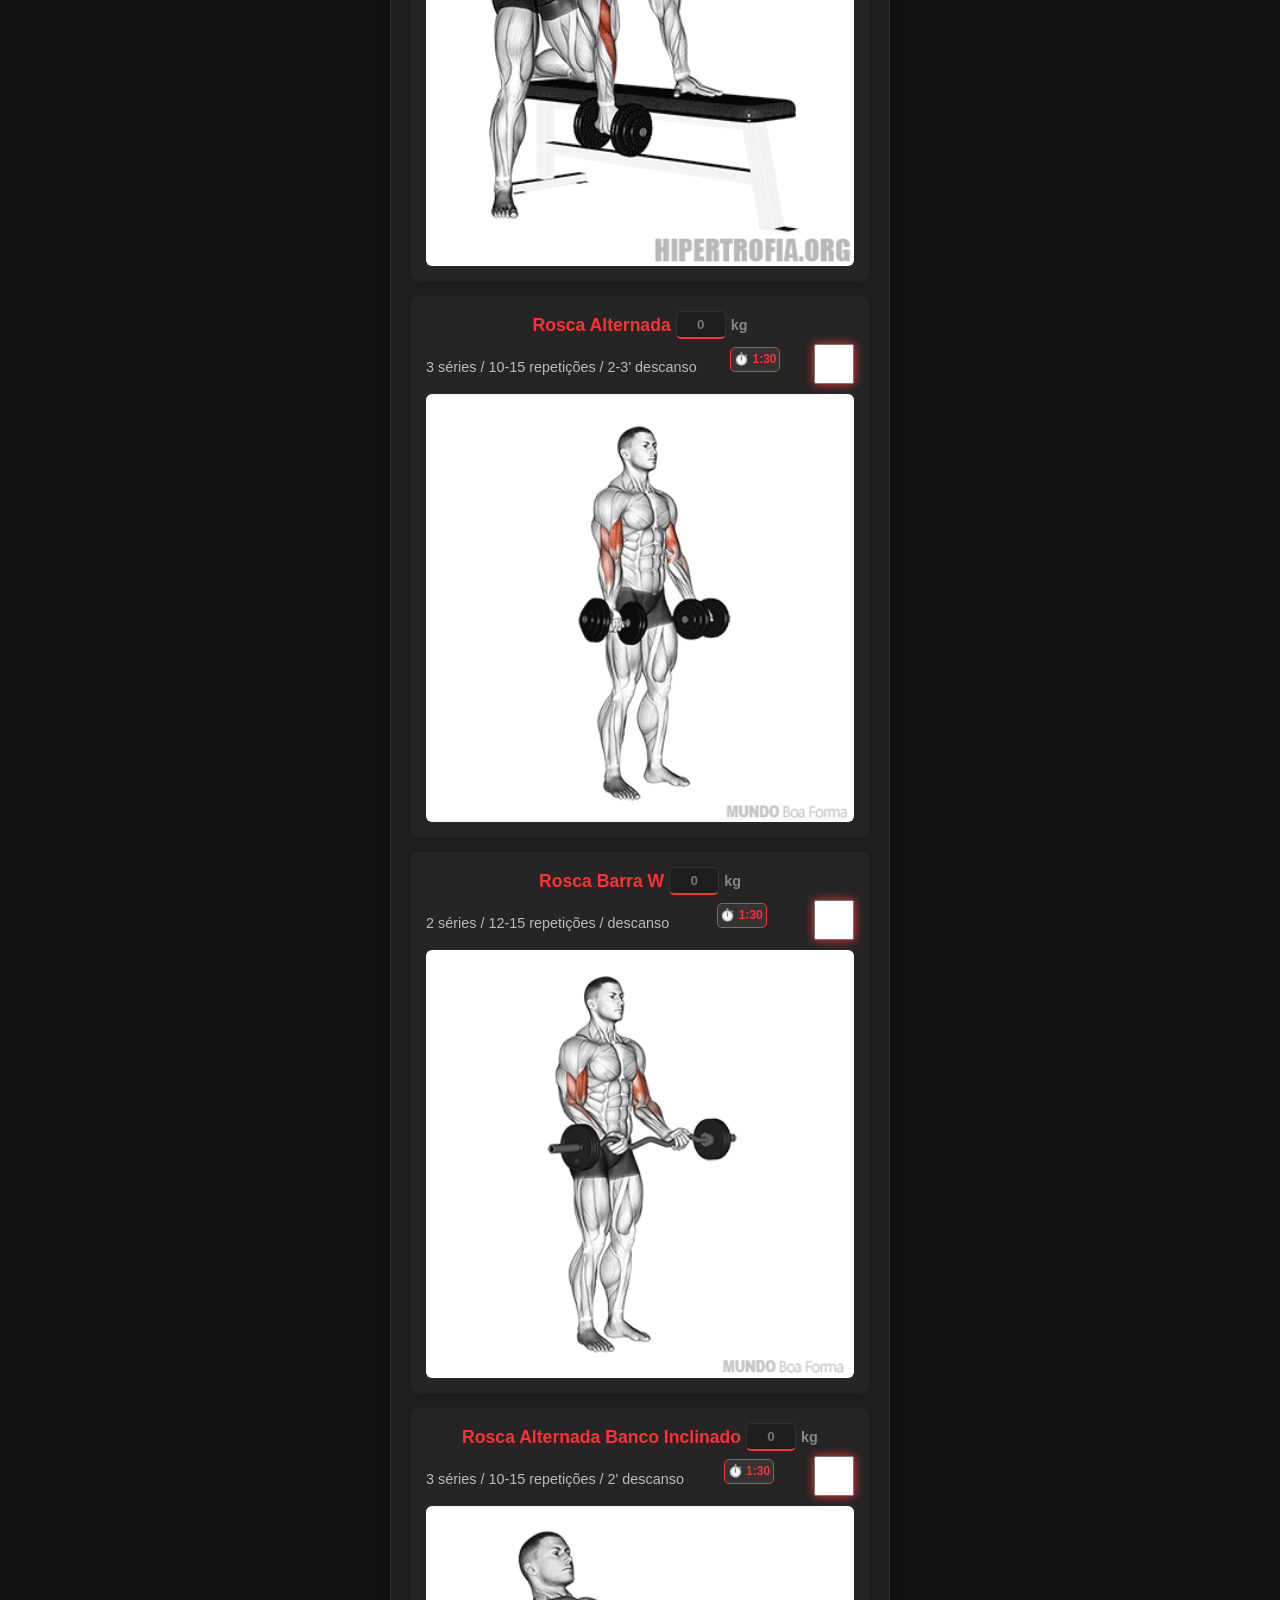
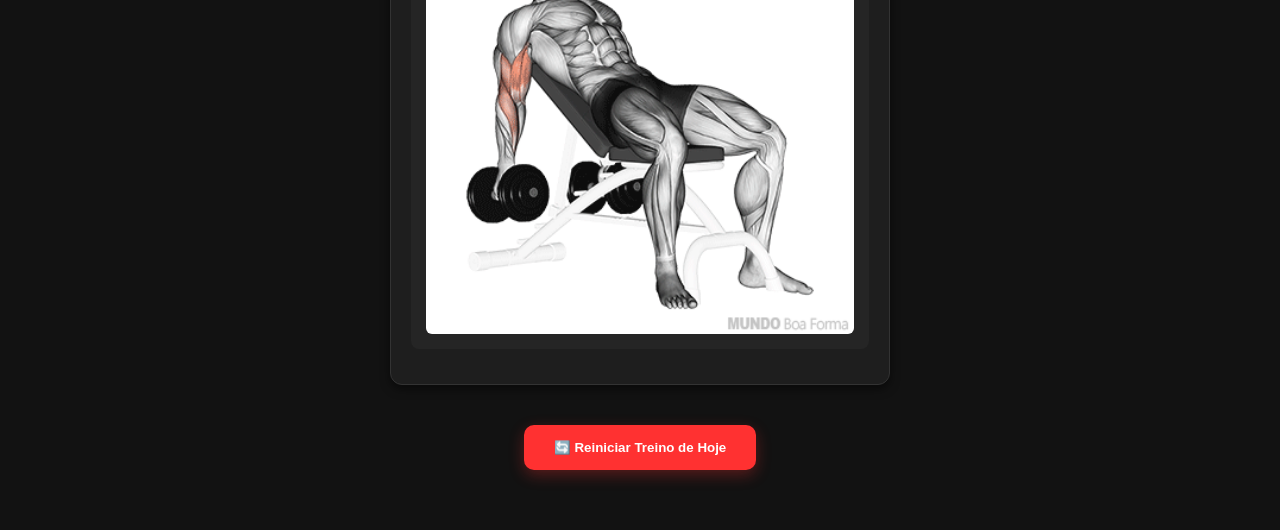
<file: sexta.html>
<!DOCTYPE html>
<html lang="pt-br">
<head>
    <meta charset="UTF-8">
    <meta name="viewport" content="width=device-width, initial-scale=1.0">
    <title>Treino Sexta</title>
    <link rel="stylesheet" href="style.css">
</head>
<body>
    <div class="header">    
    <h1 class="titulo"> Protocolo - Shape de Guerreiro </h1>
    <p>Treino 5x/Semana – Push/Pull/Legs</p>
    </div>
        <div class="container">
            <div class="dia1">
                <div class="segunda_feira">
                    <div class="nome_dia">SEXTA-FEIRA</div>
                     <h3>PULL</h3>            
                </div>
                    <div class="exercicios">


                        <div class="item1">
                            
                            <div class="nome-exercicio-container">
                                <span>Puxada Frontal</span>
                                <input type="number" id="peso-sex-1" class="input-peso" placeholder="0">
                                <label>kg</label>
                            </div>
                            <div class="linha-info">    
                                <p>3 séries / 6-8 repetições / 2-3' descanso</p>
                                <button class="timer-btn" onclick="iniciarTimer(90, this)">⏱️ 1:30</button>
                                <input type="checkbox" id="sex-1" class="salvar-check">
                            </div>
                            <img src="imagens/costas-puxada-aberta-com-barra-no-pulley.gif">
                        </div> <!-- item1-->

                        <div class="item2">
                            
                            <div class="nome-exercicio-container">
                                <span>Puxada Frontal Supinada</span>
                                <input type="number" id="peso-sex-2" class="input-peso" placeholder="0">
                                <label>kg</label>
                            </div>
                            <div class="linha-info">
                                <p>3 séries / 10-15 repetições / 2' descanso</p>
                                <button class="timer-btn" onclick="iniciarTimer(90, this)">⏱️ 1:30</button>
                                <input type="checkbox" id="sex-2" class="salvar-check">
                            </div>
                            <img src="imagens/pulley_frente_sup.gif">
                        </div><!-- item2-->

                        <div class="item3">                            
                            
                            <div class="nome-exercicio-container">
                                <span>Remada Curvada Unilateral</span>
                                <input type="number" id="peso-sex-3" class="input-peso" placeholder="0">
                                <label>kg</label>
                            </div>
                            <div class="linha-info">
                                <p>3 séries / 10-15 repetições / 2' descanso</p>
                                <button class="timer-btn" onclick="iniciarTimer(90, this)">⏱️ 1:30</button>                                
                                <input type="checkbox" id="sex-3" class="salvar-check">
                            </div>
                             <img src="imagens/remada-serrote-2.gif">
                        </div><!-- item3-->

                        <div class="item4">
                            
                            <div class="nome-exercicio-container">
                                <span>Rosca Alternada</span>
                                <input type="number" id="peso-sex-4" class="input-peso" placeholder="0">
                                <label>kg</label>
                            </div>
                            <div class="linha-info">
                                <p>3 séries / 10-15 repetições / 2-3' descanso</p>
                                <button class="timer-btn" onclick="iniciarTimer(90, this)">⏱️ 1:30</button>
                                <input type="checkbox" id="sex-4" class="salvar-check">
                            </div>
                            <img src="imagens/rosca-biceps-direta-com-halteres.gif">
                        </div><!-- item4-->

                        <div class="item5">
                            
                            <div class="nome-exercicio-container">
                                <span>Rosca Barra W</span>
                                <input type="number" id="peso-sex-5" class="input-peso" placeholder="0">
                                <label>kg</label>
                            </div>
                            <div class="linha-info">
                                <p>2 séries / 12-15 repetições / descanso</p>
                                <button class="timer-btn" onclick="iniciarTimer(90, this)">⏱️ 1:30</button>
                                <input type="checkbox" id="sex-5" class="salvar-check">
                            </div>
                            <img src="imagens/rosca-biceps-direta-na-barra-ez.gif">
                        </div><!-- item5-->

                        <div class="item6">                            
                            
                            <div class="nome-exercicio-container">
                                <span>Rosca Alternada Banco Inclinado</span>
                                <input type="number" id="peso-sex-6" class="input-peso" placeholder="0">
                                <label>kg</label>
                            </div>
                            <div class="linha-info">
                                <p>3 séries / 10-15 repetições / 2' descanso</p>
                                <button class="timer-btn" onclick="iniciarTimer(90, this)">⏱️ 1:30</button>
                                <input type="checkbox" id="sex-6" class="salvar-check">
                            </div>
                             <img src="imagens/rosca-biceps-com-halteres-no-banco-inclinado.gif">
                        </div><!-- item6-->

                    </div>  <!-- exercicios-->                 
                </div><!-- segunda_feira-->
            </div> <!-- dia1-->
        <div class="controles-finais">
            <button class="btn-reset" onclick="resetarTreino()">🔄 Reiniciar Treino de Hoje</button>
        </div>
        </div> <!-- container-->
</body>
<script>
function iniciarTimer(segundos, botao) {
    if (botao.classList.contains('rodando')) return; 
    
    let tempoRestante = segundos;
    botao.classList.add('rodando');

    const intervalo = setInterval(() => {
        let minutos = Math.floor(tempoRestante / 60);
        let segs = tempoRestante % 60;
        
        botao.innerText = `⏳ ${minutos}:${segs < 10 ? '0' : ''}${segs}`;
        
        if (tempoRestante <= 0) {
            clearInterval(intervalo);
            botao.innerText = "✅";
            botao.classList.remove('rodando');
            
            // 1. SALVAR TIMER: Quando o tempo acaba, registra no LocalStorage
            localStorage.setItem(botao.id, "feito");
            
            // Estilo visual imediato
            botao.style.backgroundColor = "#2e7d32"; 

            alert("Hora de voltar para a série!"); 
        }
        tempoRestante--;
    }, 1000);
}

// --- CONFIGURAÇÃO AO CARREGAR A PÁGINA ---

// 2. CARREGAR CHECKBOXES
const checks = document.querySelectorAll('.salvar-check');

checks.forEach(check => {
    const marcado = localStorage.getItem(check.id);
    if (marcado === 'true') {
        check.checked = true;
    }

    // Vigia para salvar quando clicar
    check.addEventListener('change', () => {
        localStorage.setItem(check.id, check.checked);
    });
});

// 3. CARREGAR TIMERS
// Aqui selecionamos todos os botões que têm a classe do timer
const timers = document.querySelectorAll('.timer-btn');

timers.forEach(botao => {
    const estado = localStorage.getItem(botao.id);
    
    // Se o LocalStorage diz que já foi "feito", muda o visual dele
    if (estado === "feito") {
        botao.innerText = "✅";
        botao.style.backgroundColor = "#2e7d32"; // Cor verde de concluído
    }
});

// 4. PESOS (A NOVIDADE: Salvar e Carregar)
const inputsPeso = document.querySelectorAll('.input-peso');
inputsPeso.forEach(input => {
    // Carregar: Busca o peso salvo na gaveta e coloca no campo
    const pesoSalvo = localStorage.getItem(input.id);
    if (pesoSalvo) {
        input.value = pesoSalvo;
    }

    // Salvar: Toda vez que você digitar, ele grava no LocalStorage
    input.addEventListener('input', () => {
        localStorage.setItem(input.id, input.value);
    });
});

// 5. FUNÇÃO PARA RESETAR TUDO (Bônus para o seu próximo passo)
function resetarTreino() {
// 1. Perguntamos ao usuário se ele tem certeza (evita cliques acidentais)
// 1. Pegamos todas as "chaves" salvas no LocalStorage
        Object.keys(localStorage).forEach(chave => {
            
            // 2. Verificamos se a chave NÃO começa com a palavra 'peso'
            if (!chave.startsWith('peso')) {
                // Se não for peso, a gente remove!
                localStorage.removeItem(chave);
            }
        });

        // 3. Recarrega para atualizar a tela
        location.reload();
    }
</script>
</html>
</file>
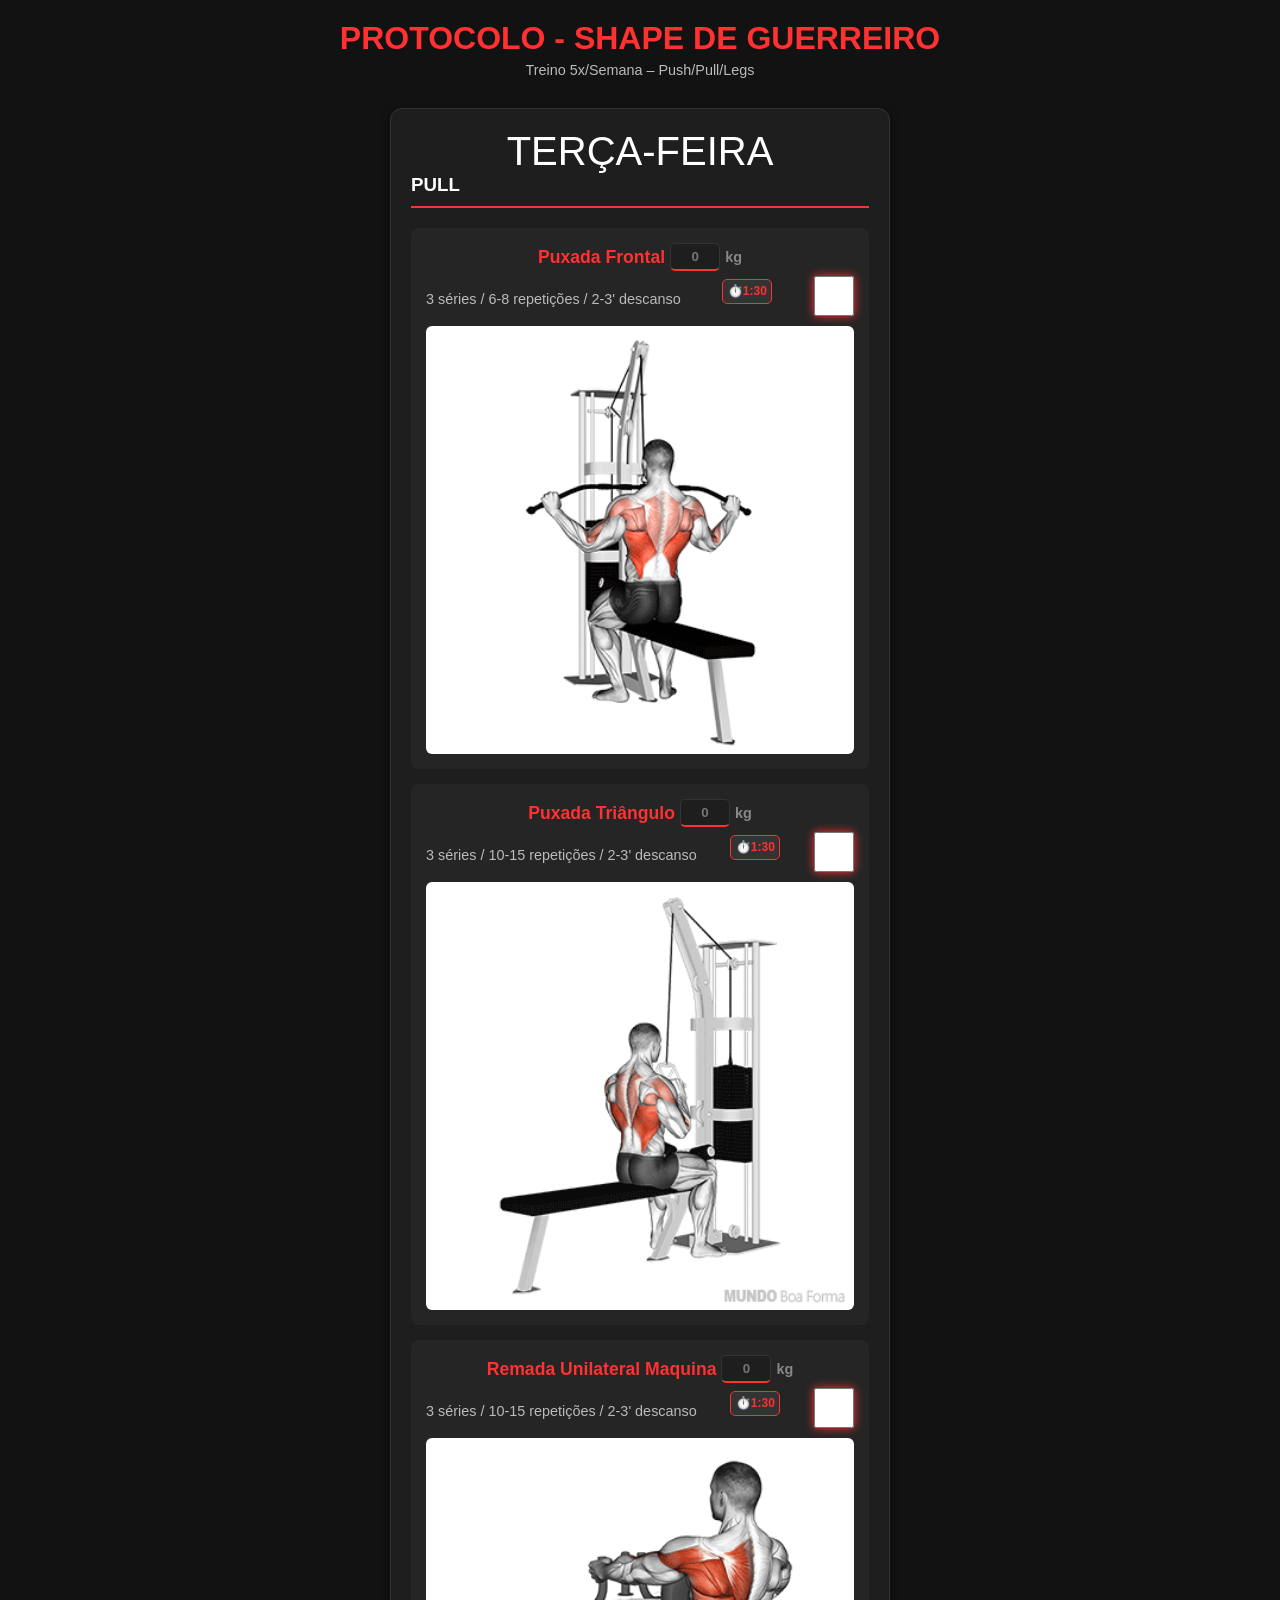
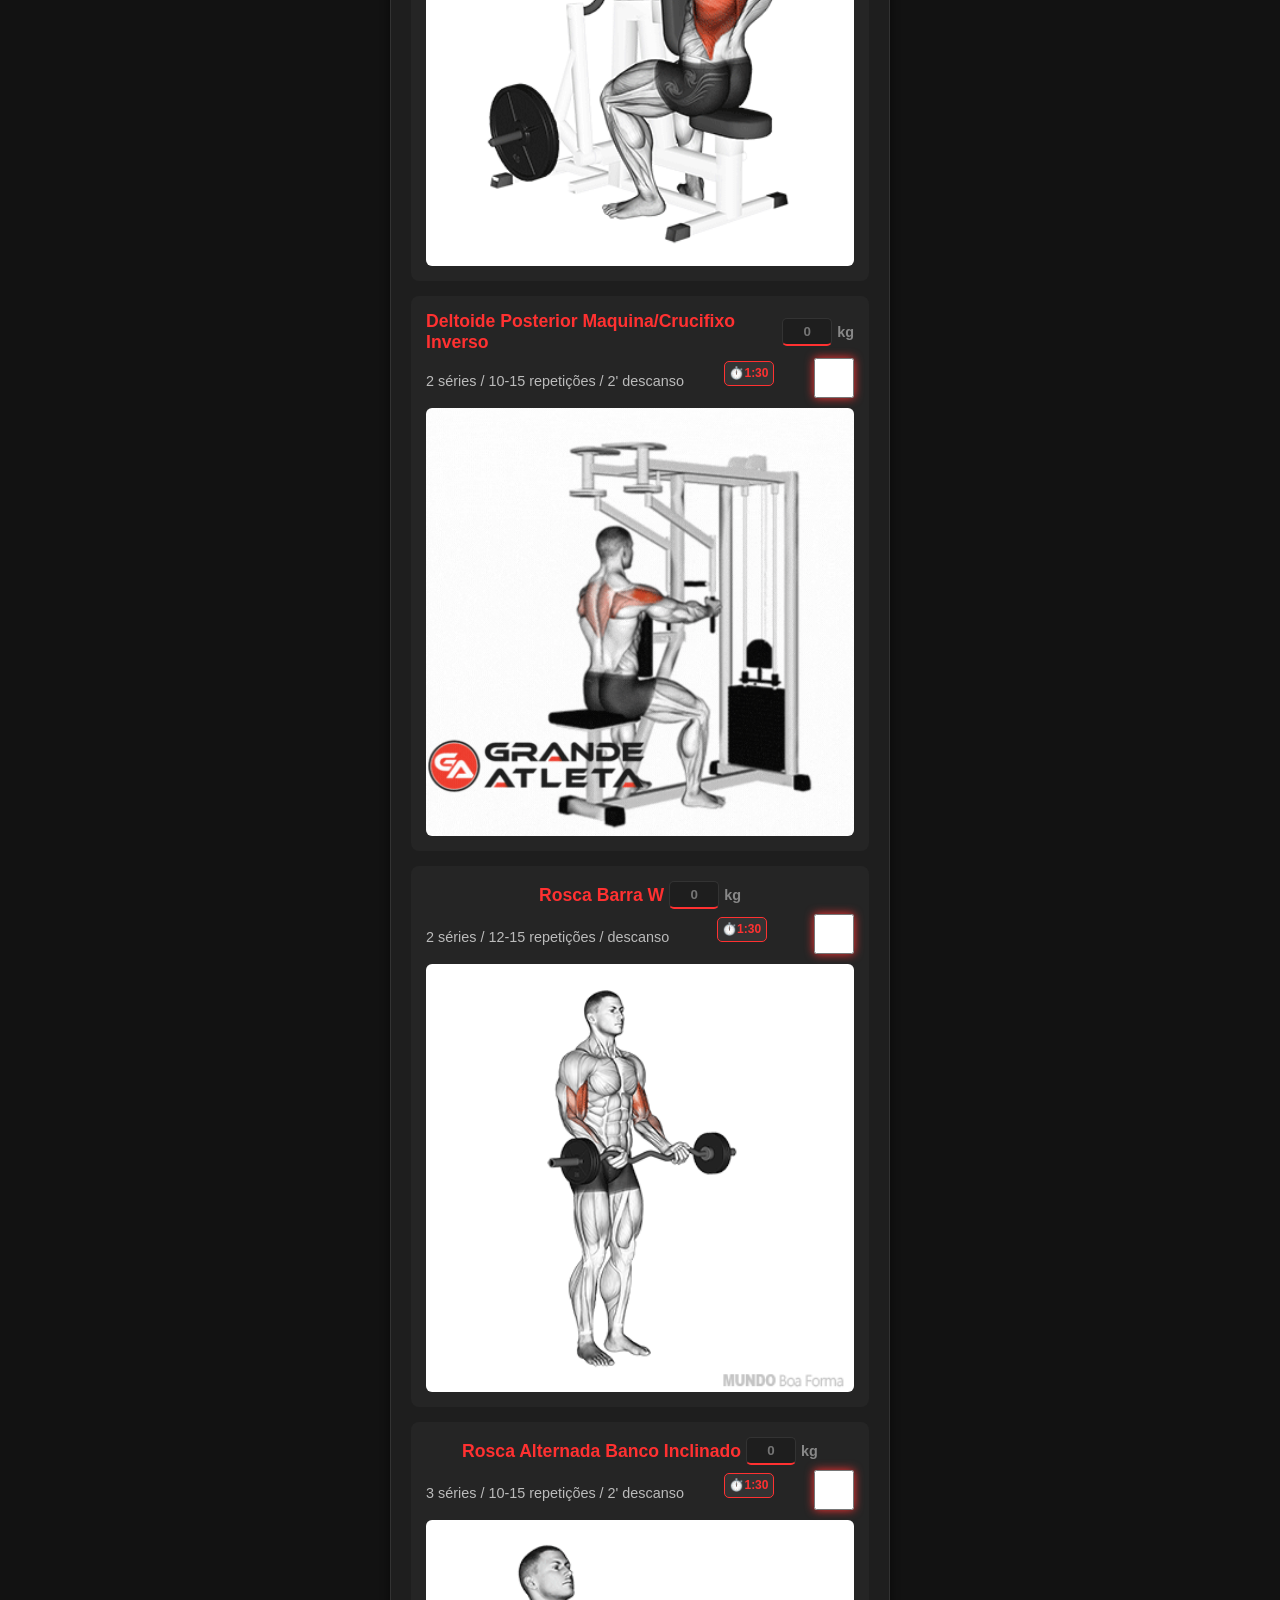
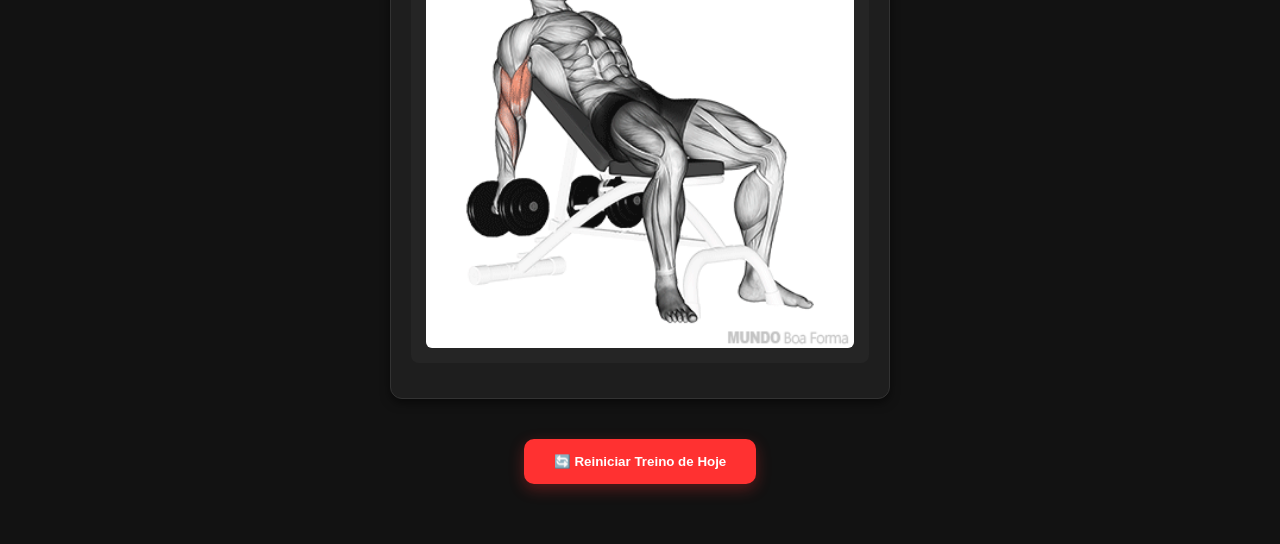
<file: terca.html>
<!DOCTYPE html>
<html lang="pt-br">
<head>
    <meta charset="UTF-8">
    <meta name="viewport" content="width=device-width, initial-scale=1.0">
    <title>Treino Terça</title>
    <link rel="stylesheet" href="style.css">
</head>
<body>
    <div class="header">    
    <h1 class="titulo"> Protocolo - Shape de Guerreiro </h1>
    <p>Treino 5x/Semana – Push/Pull/Legs</p>
    </div>
        <div class="container">
            <div class="dia1">
                <div class="segunda_feira">
                    <div class="nome_dia">TERÇA-FEIRA</div>
                     <h3>PULL</h3>            
                </div>
                    <div class="exercicios">

                        <div class="item1">
                            <div class="nome-exercicio-container">
                                <span>Puxada Frontal</span>
                                <input type="number" id="peso-ter-1" class="input-peso" placeholder="0">
                                <label>kg</label>
                            </div> 
                            <div class="linha-info">
                                <p>3 séries / 6-8 repetições / 2-3' descanso</p>
                                <button class="timer-btn" id="ter-1" onclick="iniciarTimer(90, this)">⏱️1:30</button>
                                <input type="checkbox" id="ter-1" class="salvar-check">
                            </div>                           
                            <img src="imagens/costas-puxada-aberta-com-barra-no-pulley.gif">
                        </div><!-- item1-->

                        <div class="item2">
                            <div class="nome-exercicio-container">
                                <span>Puxada Triângulo</span>
                                <input type="number" id="peso-ter-2" class="input-peso" placeholder="0">
                                <label>kg</label>
                            </div>                
                            <div class="linha-info">
                                <p>3 séries / 10-15 repetições / 2-3' descanso</p>
                                <button class="timer-btn" id="ter-2" onclick="iniciarTimer(90, this)">⏱️1:30</button>
                                <input type="checkbox" id="ter-2" class="salvar-check">
                            </div>
                            <img src="imagens/costas-puxada-para-frente-no-pulley-com-triangulo.gif">
                        </div><!-- item2-->

                        <div class="item3">
                            <div class="nome-exercicio-container">
                                <span>Remada Unilateral Maquina</span>
                                <input type="number" id="peso-ter-3" class="input-peso" placeholder="0">
                                <label>kg</label>
                            </div> 
                            <div class="linha-info">    
                                <p>3 séries / 10-15 repetições / 2-3' descanso</p>
                                <button class="timer-btn" id="ter-3" onclick="iniciarTimer(90, this)">⏱️1:30</button>
                                <input type="checkbox" id="ter-3" class="salvar-check">
                            </div>
                            <img src="imagens/remada_unilateral_maq.gif">
                        </div> <!-- item3-->
                        
                        <div class="item4">
                           <div class="nome-exercicio-container">
                                <span>Deltoide Posterior Maquina/Crucifixo Inverso</span>
                                <input type="number" id="peso-ter-4" class="input-peso" placeholder="0">
                                <label>kg</label>
                            </div>
                            <div class="linha-info">
                                <p>2 séries / 10-15 repetições / 2' descanso</p>
                                <button class="timer-btn" id="ter-4" onclick="iniciarTimer(90, this)">⏱️1:30</button>
                                <input type="checkbox" id="ter-4" class="salvar-check">
                            </div>
                            <img src="imagens/Crucifixo-inverso-na-maquina-como-fazer-musculos.gif">
                        </div><!-- item4-->

                        <div class="item5">                           
                           <div class="nome-exercicio-container">
                                <span>Rosca Barra W</span>
                                <input type="number" id="peso-ter-5" class="input-peso" placeholder="0">
                                <label>kg</label>
                           </div>
                            <div class="linha-info">
                                <p>2 séries / 12-15 repetições / descanso</p>
                                <button class="timer-btn" id="ter-5" onclick="iniciarTimer(90, this)">⏱️1:30</button>
                                <input type="checkbox" id="ter-5" class="salvar-check">
                            </div>
                            <img src="imagens/rosca-biceps-direta-na-barra-ez.gif">
                        </div><!-- item5-->

                        <div class="item6"> 
                            <div class="nome-exercicio-container">
                                <span>Rosca Alternada Banco Inclinado</span>
                                <input type="number" id="peso-ter-6" class="input-peso" placeholder="0">
                                <label>kg</label>
                            </div>
                            <div class="linha-info">
                                <p>3 séries / 10-15 repetições / 2' descanso</p>
                                <button class="timer-btn" id="ter-6" onclick="iniciarTimer(90, this)">⏱️1:30</button>
                                <input type="checkbox" id="ter-6" class="salvar-check">
                            </div>
                            <img src="imagens/rosca-biceps-com-halteres-no-banco-inclinado.gif">
                        </div><!-- item6-->
                    </div>  <!-- exercicios-->                 
                </div><!-- segunda_feira-->
            </div> <!-- dia1-->
        <div class="controles-finais">
            <button class="btn-reset" onclick="resetarTreino()">🔄 Reiniciar Treino de Hoje</button>
        </div>
        </div> <!-- container-->
</body>
<script>
function iniciarTimer(segundos, botao) {
    if (botao.classList.contains('rodando')) return; 
    
    let tempoRestante = segundos;
    botao.classList.add('rodando');

    const intervalo = setInterval(() => {
        let minutos = Math.floor(tempoRestante / 60);
        let segs = tempoRestante % 60;
        
        botao.innerText = `⏳ ${minutos}:${segs < 10 ? '0' : ''}${segs}`;
        
        if (tempoRestante <= 0) {
            clearInterval(intervalo);
            botao.innerText = "✅";
            botao.classList.remove('rodando');
            
            // 1. SALVAR TIMER: Quando o tempo acaba, registra no LocalStorage
            localStorage.setItem(botao.id, "feito");
            
            // Estilo visual imediato
            botao.style.backgroundColor = "#2e7d32"; 

            alert("Hora de voltar para a série!"); 
        }
        tempoRestante--;
    }, 1000);
}

// --- CONFIGURAÇÃO AO CARREGAR A PÁGINA ---

// 2. CARREGAR CHECKBOXES
const checks = document.querySelectorAll('.salvar-check');

checks.forEach(check => {
    const marcado = localStorage.getItem(check.id);
    if (marcado === 'true') {
        check.checked = true;
    }

    // Vigia para salvar quando clicar
    check.addEventListener('change', () => {
        localStorage.setItem(check.id, check.checked);
    });
});

// 3. CARREGAR TIMERS
// Aqui selecionamos todos os botões que têm a classe do timer
const timers = document.querySelectorAll('.timer-btn');

timers.forEach(botao => {
    const estado = localStorage.getItem(botao.id);
    
    // Se o LocalStorage diz que já foi "feito", muda o visual dele
    if (estado === "feito") {
        botao.innerText = "✅";
        botao.style.backgroundColor = "#2e7d32"; // Cor verde de concluído
    }
});

// 4. PESOS (A NOVIDADE: Salvar e Carregar)
const inputsPeso = document.querySelectorAll('.input-peso');
inputsPeso.forEach(input => {
    // Carregar: Busca o peso salvo na gaveta e coloca no campo
    const pesoSalvo = localStorage.getItem(input.id);
    if (pesoSalvo) {
        input.value = pesoSalvo;
    }

    // Salvar: Toda vez que você digitar, ele grava no LocalStorage
    input.addEventListener('input', () => {
        localStorage.setItem(input.id, input.value);
    });
});

// 5. FUNÇÃO PARA RESETAR TUDO (Bônus para o seu próximo passo)
function resetarTreino() {
// 1. Perguntamos ao usuário se ele tem certeza (evita cliques acidentais)
// 1. Pegamos todas as "chaves" salvas no LocalStorage
        Object.keys(localStorage).forEach(chave => {
            
            // 2. Verificamos se a chave NÃO começa com a palavra 'peso'
            if (!chave.startsWith('peso')) {
                // Se não for peso, a gente remove!
                localStorage.removeItem(chave);
            }
        });

        // 3. Recarrega para atualizar a tela
        location.reload();
    }
</script>
</html>
</file>
<file: style.css>
/* Reset básico para tirar espaços vazios */
* {
    margin: 0;
    padding: 0;
    box-sizing: border-box;
}

body {
    background-color: #121212; /* Preto fosco */
    color: #ffffff;            /* Texto branco */
    font-family: sans-serif;   /* Fonte limpa */
    padding: 20px;
}
.header {
    text-align: center;
    margin-bottom: 30px;
}

.titulo {
    text-transform: uppercase; /* Lembra do que falamos? Tudo em maiúsculo */
    font-weight: bold;
    color: #ff3131;           /* Verde neon para dar o toque de "Guerreiro" */
}
.container {
    max-width: 500px; /* Não deixa a ficha ficar larga demais em telas grandes */
    margin: 0 auto;   /* Centraliza o container na tela */
}

.dia1 {
    background-color: #1e1e1e; /* Cinza escuro para destacar do fundo */
    border-radius: 12px;       /* Cantos arredondados */
    padding: 20px;
    border: 1px solid #333;    /* Uma borda sutil */
    box-shadow: 0 4px 10px rgba(0,0,0,0.5); /* Sombra para dar profundidade */
}

.segunda_feira{
    border-bottom: 2px solid #ff3131; /* Linha verde abaixo do título do dia */
    margin-bottom: 20px;
    padding-bottom: 10px;   
}
.item1, .item2, .item3, .item4, .item5, .item6, .item7 {
    background-color: #252525;
    margin-bottom: 15px;
    padding: 15px;
    border-radius: 8px;
    position: relative; /* Ajuda a posicionar o checkbox depois */
}

span {
    font-weight: bold;
    font-size: 1.1em;
    color: #ff3131;
}

p {
    font-size: 0.9em;
    color: #bbb; /* Cinza claro para o texto de apoio */
    margin-top: 5px;
}

img {
    width: 100%;       /* Imagem ocupa a largura da div */
    max-width: 500px;
    border-radius: 6px;
    margin-top: 10px;
    display: block;    /* Garante que ela ocupe seu próprio espaço */
}
.linha-info {
    display: flex;             /* Ativa o alinhamento lado a lado */
    align-items: center;       /* Centraliza verticalmente (o check não fica torto) */
    justify-content: space-between; /* Empurra o texto para a esquerda e o check para a direita */
    margin-top: 5px;           /* Dá um espacinho em relação ao título (span) */
	gap:10px;
}

/* Opcional: aumentar um pouco o tamanho do checkbox para facilitar o toque */
input[type="checkbox"] {
    width: 40px;
    height: 40px;
    cursor: pointer; /* Muda o mouse para a "mãozinha" ao passar por cima */
    accent-color: #ff3131; /* Deixa a "marquinha" do check vermelha */
    filter: drop-shadow(0 0 5px #ff3131);
}
.nome_dia{
	font-size: 40px;
	text-align: center;
}
.container {
    width: 95%;      /* Ocupa quase a tela toda no celular */
    max-width: 500px; /* Mas não passa disso no computador */
    margin: 0 auto;
}
/* Quando o checkbox for marcado... */
input[type="checkbox"]:checked + span {
    text-decoration: line-through; /* Risca o nome do exercício */
    color: #555;                   /* Deixa a cor "apagada" */
    transition: 0.3s;              /* Deixa a transição suave */
}

/* Também podemos riscar o parágrafo de séries se quiser */
input[type="checkbox"]:checked + .span + .p {
    text-decoration: line-through;
    color: #444;
}

.timer-btn {
    background-color: #333;
    color: #ff3131;
    border: 1px solid #ff3131;
    border-radius: 5px;
    font-weight: bold;
    cursor: pointer;
    font-size: 0.75em; /* Aumentei um pouco para facilitar o toque no celular */
    margin-bottom: 10px;
    
    /* --- AS MUDANÇAS ESTÃO AQUI --- */
    width: 50px;           /* Define um tamanho fixo horizontal */
    height: 25px;          /* Define uma altura fixa vertical */
    padding: 0;            /* Removemos o padding para o tamanho ser exato */
    display: inline-flex;  /* Flexbox para centralizar o texto */
    align-items: center;
    justify-content: center;
    text-align: center;
    white-space: nowrap;   /* Impede que o texto pule linha */
}

.timer-btn.rodando {
    background-color: #ff3131;
    color: white;
}
.controles-finais {
    text-align: center;
    padding: 40px 0;
}

.btn-reset {
    background-color: #ff3131; /* Vermelho padrão do seu projeto */
    color: white;
    border: none;
    padding: 15px 30px;
    border-radius: 10px;
    font-weight: bold;
    cursor: pointer;
    box-shadow: 0 5px 15px rgba(255, 49, 49, 0.3);
    transition: all 0.3s ease;
}

.btn-reset:active {
    transform: scale(0.95);
    box-shadow: 0 2px 5px rgba(0, 0, 0, 0.5);
}
/* Container para alinhar nome e peso */
.nome-exercicio-container {
    display: flex;
    align-items: center;
    gap: 10px; /* Espaço entre o nome e o input */
    margin-bottom: 5px;
	gap:5px;
	justify-content: center; /* Centro horizontal */
    align-items: center;     /* Centro vertical */
}

/* Estilização do Input de Peso */
.input-peso {
    background: #1e1e1e; /* Fundo escuro combinando com o tema */
    border: 1px solid #333;
    border-bottom: 2px solid #ff3131; /* Linha vermelha embaixo para destaque */
    color: #fff;
    font-family: 'Inter', sans-serif;
    font-weight: bold;
    text-align: center;
    width: 50px; /* Largura pequena só para o número */
    padding: 5px;
    border-radius: 5px;
    outline: none;
    transition: all 0.3s ease;
}

/* Efeito quando você clica para digitar */
.input-peso:focus {
    border-color: #ff3131;
    background: #2a2a2a;
    box-shadow: 0 0 10px rgba(255, 49, 49, 0.2);
}

/* Remove as setinhas padrão do input de número para ficar mais limpo */
.input-peso::-webkit-inner-spin-button,
.input-peso::-webkit-outer-spin-button {
    -webkit-appearance: none;
    margin: 0;
}

/* Estilo do "kg" ao lado */
.nome-exercicio-container label {
    color: #888;
    font-size: 0.9rem;
    font-weight: bold;
}
</file>
